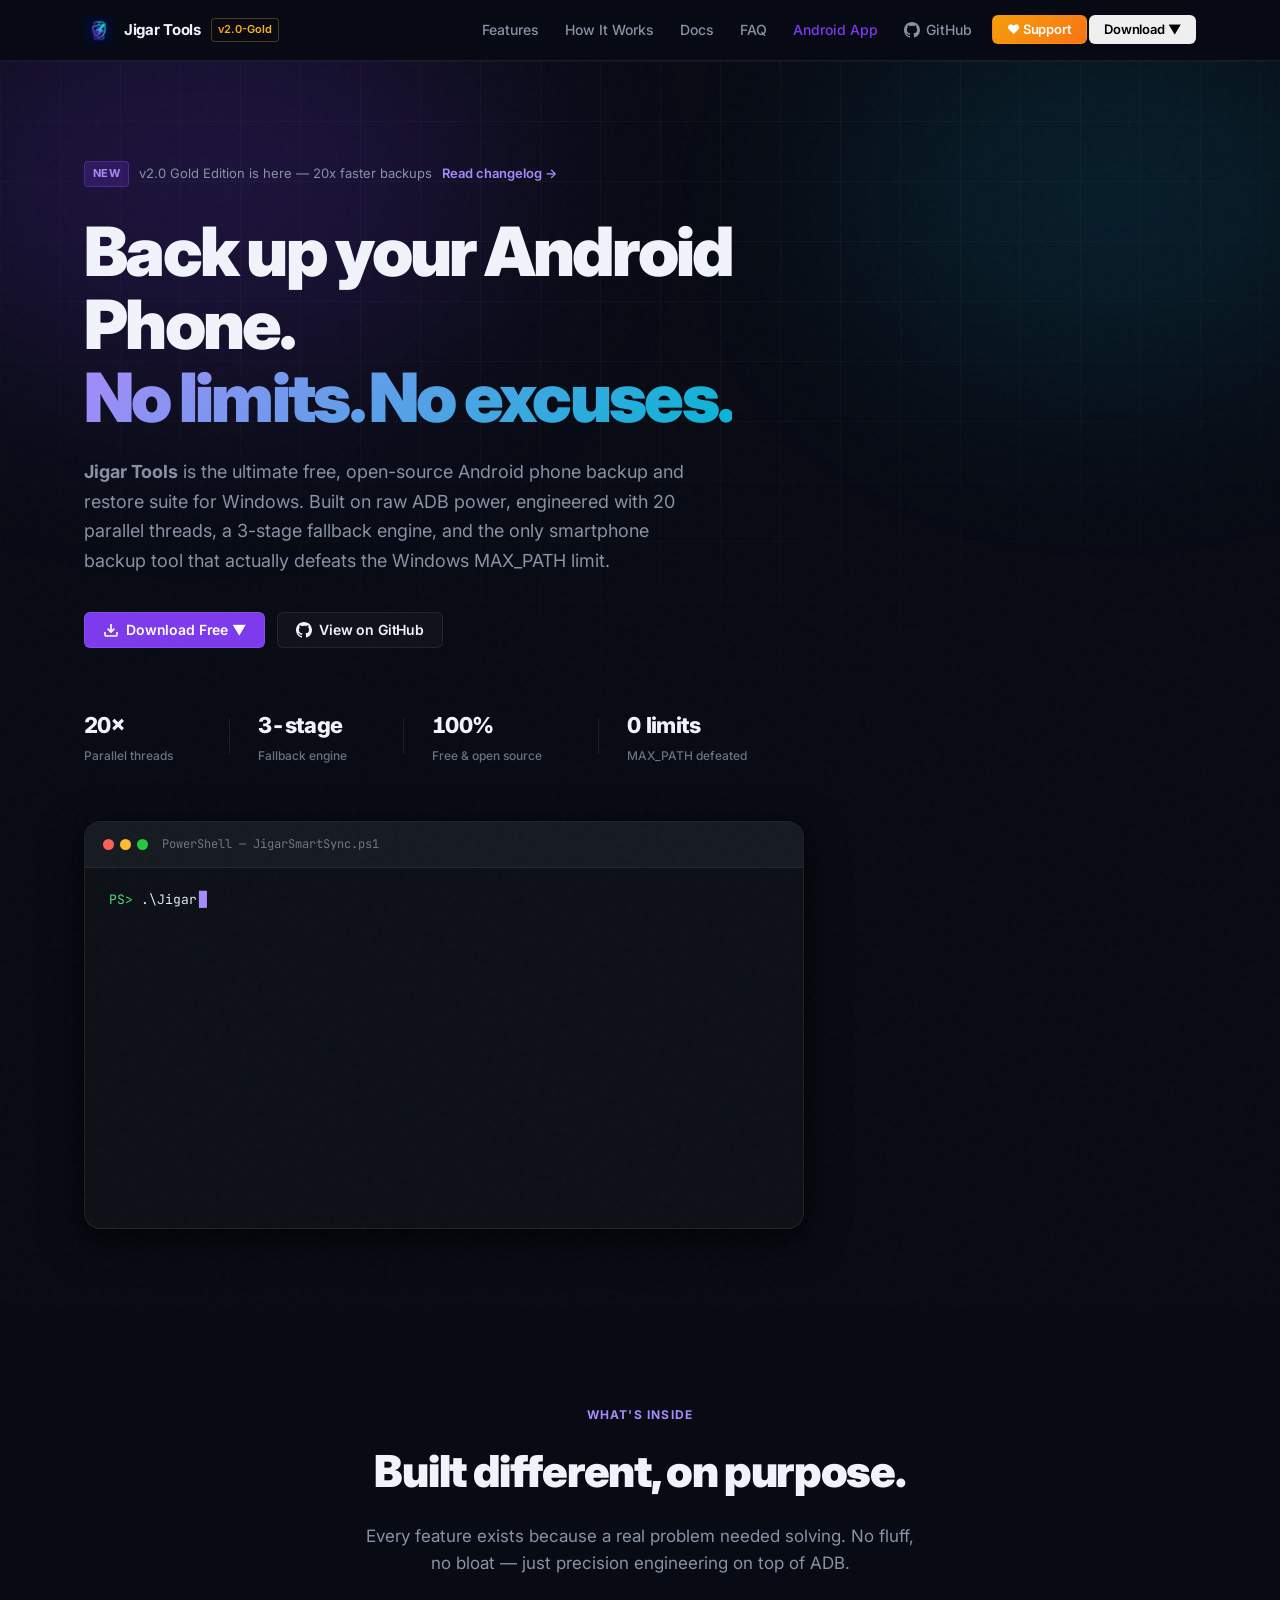
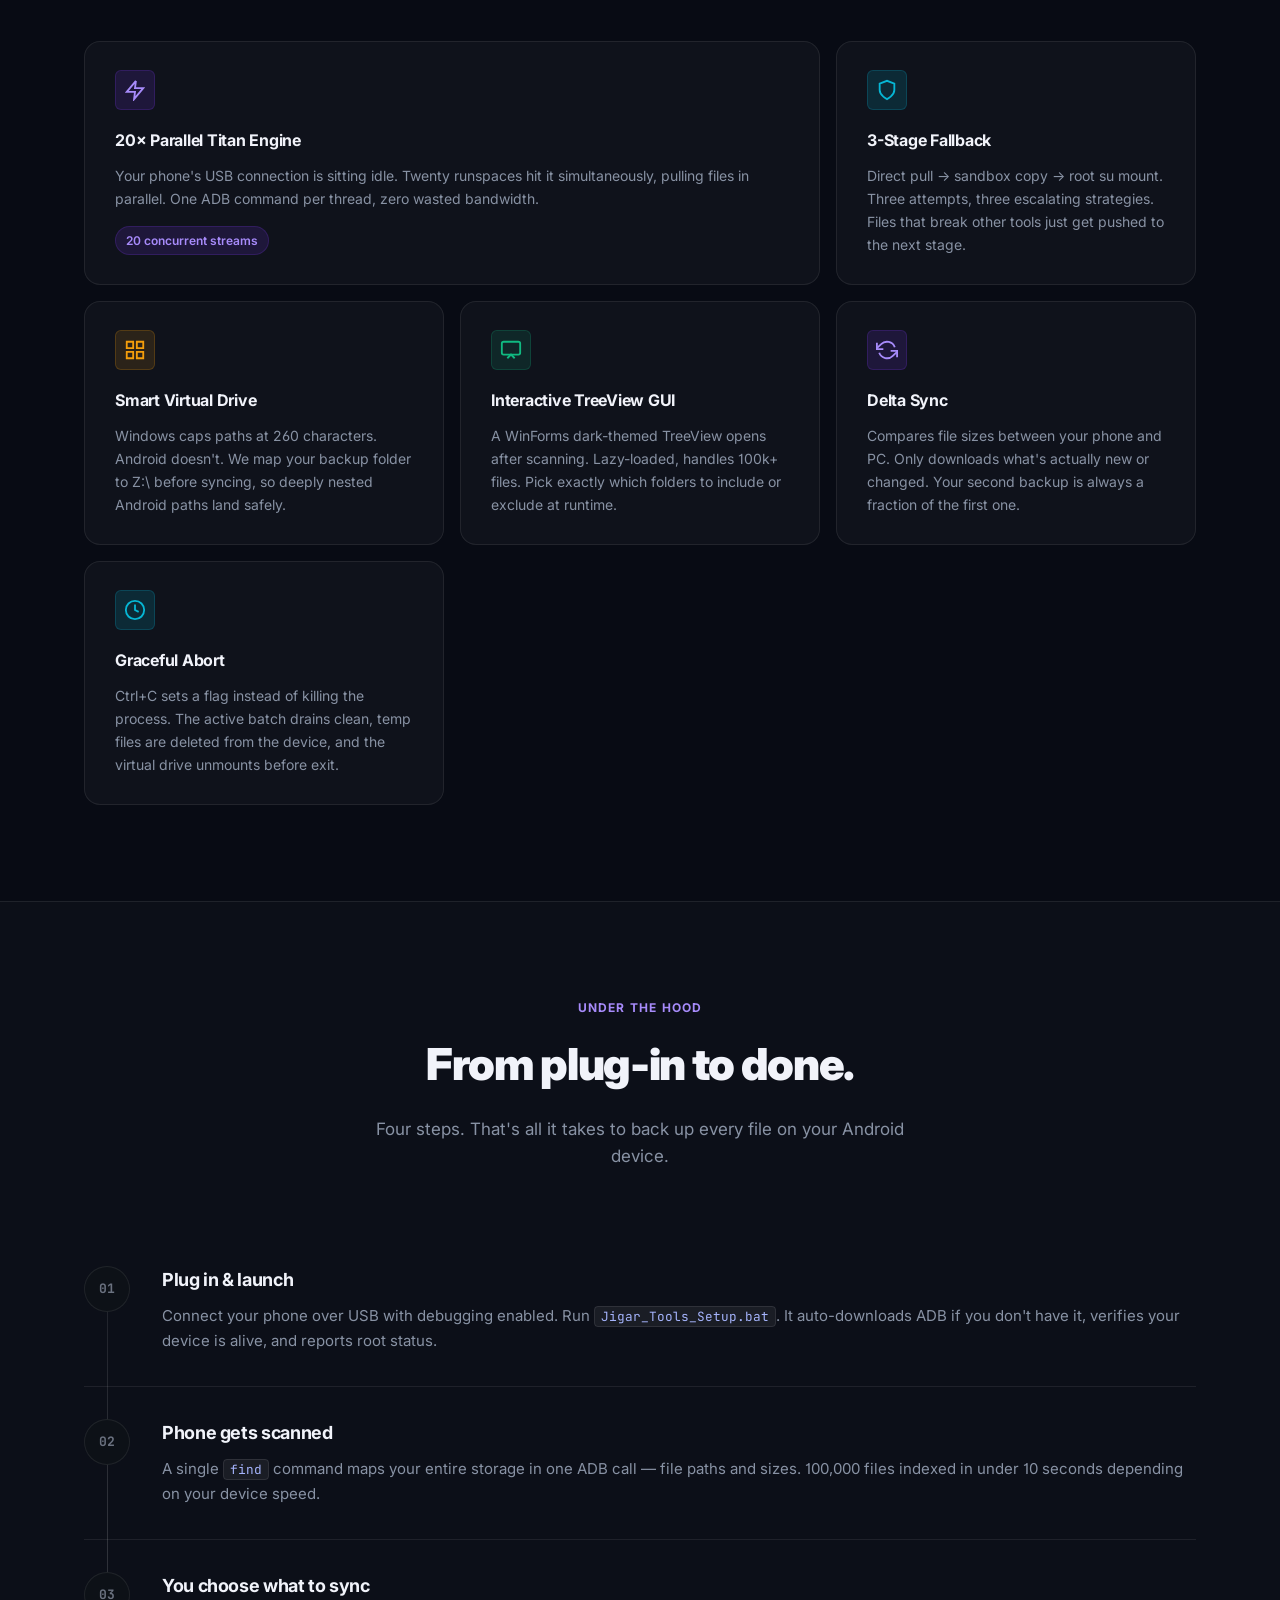
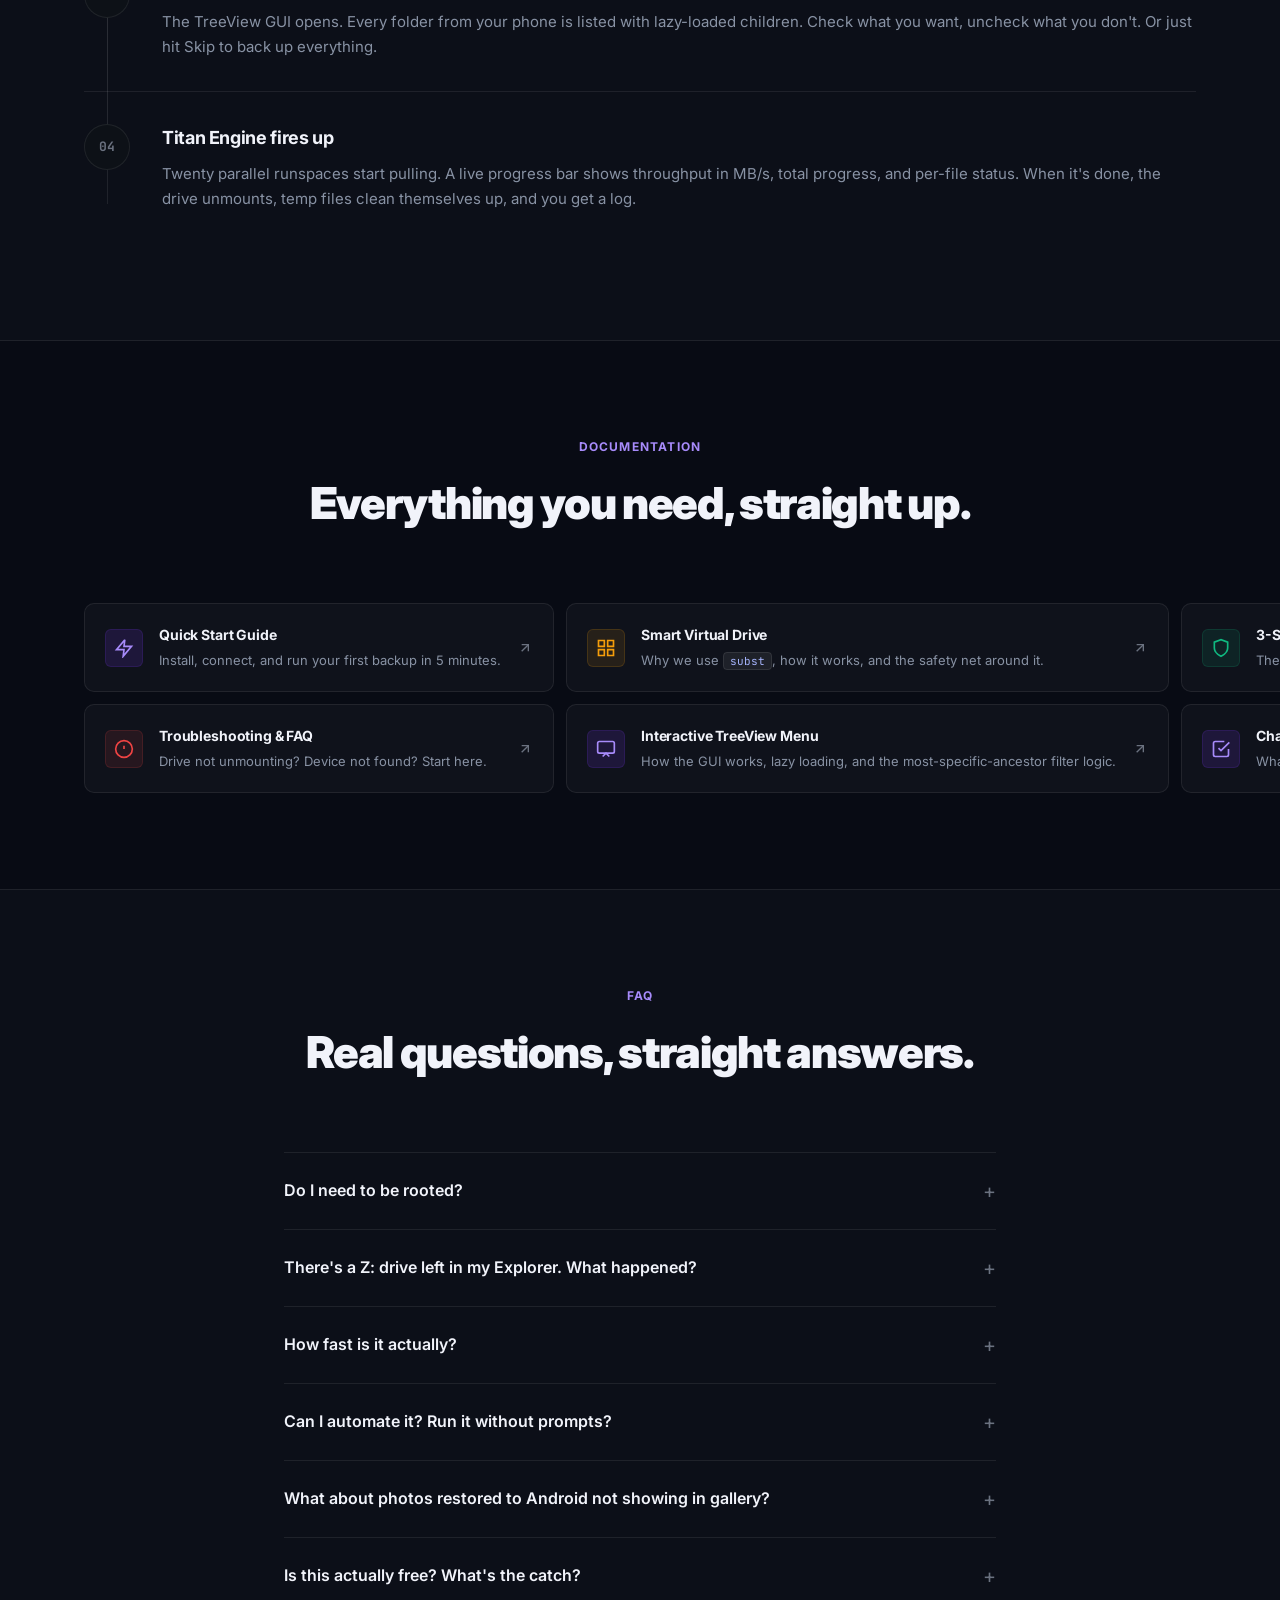
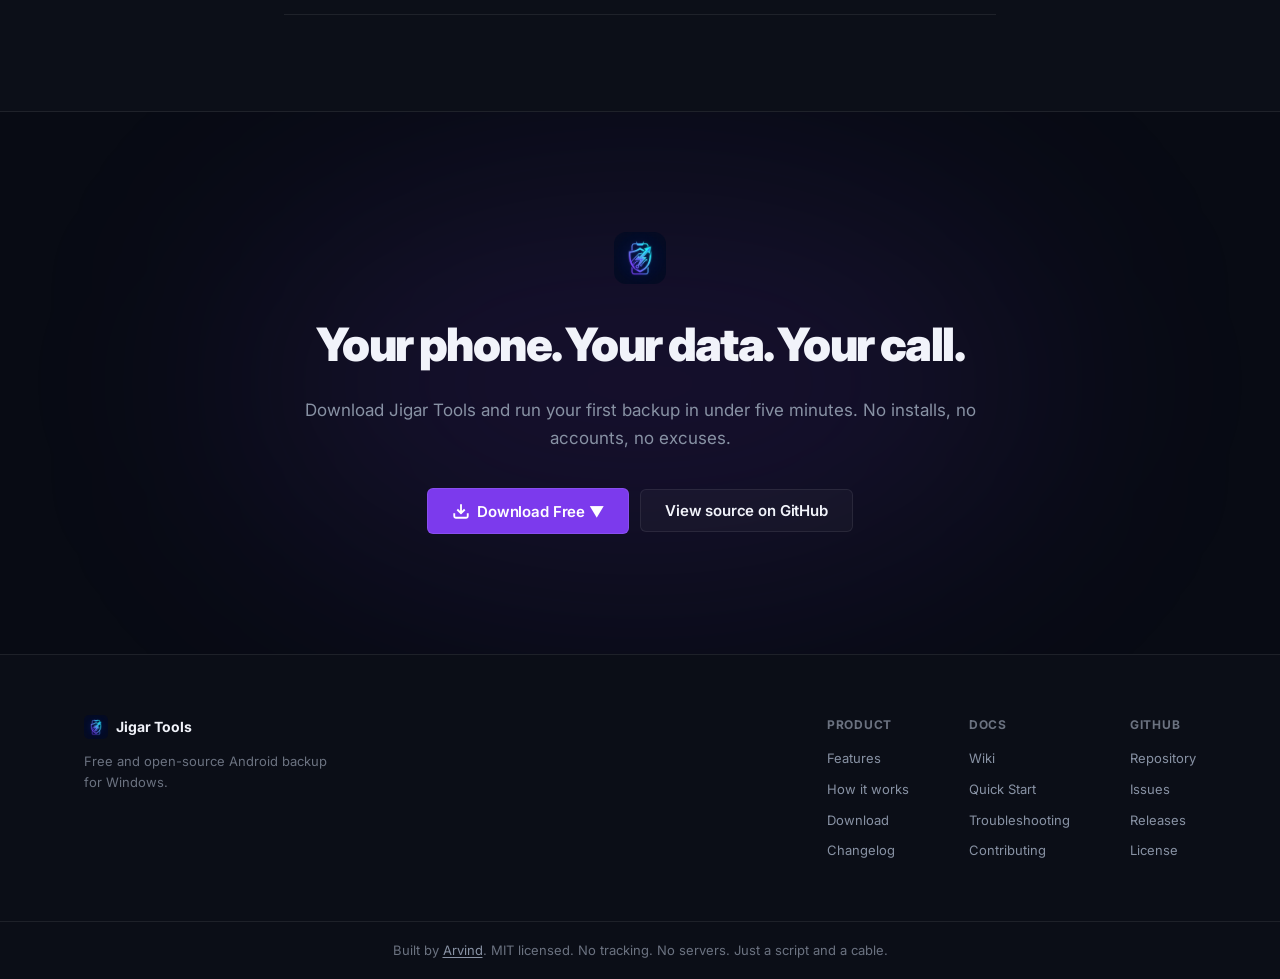
<file: docs/index.html>
<!DOCTYPE html>
<html lang="en">
<head>
  <meta charset="UTF-8" />
  <meta name="viewport" content="width=device-width, initial-scale=1.0" />
  <meta name="theme-color" content="#080b14" />
  <meta name="google-site-verification" content="-aBWUwK1hsN9SuZNOlrkP2RZsDcAniJNOdTKLLr-aZI" />

  <!-- ======= PRIMARY SEO ======= -->
  <title>Jigar Tools — Best Free Android Phone Backup & Restore Software</title>
  <meta name="description" content="Jigar Tools is the ultimate free Android phone backup and restore software for Windows. Manage any Android smartphone or tablet with 20x parallel file transfers. Fast, safe, and open-source." />
  <meta name="keywords" content="Jigar Tools, android phone backup tool, free android backup software, best software for android phone, android file transfer for windows, android mobile manager, smartphone backup, ADB backup tool, android backup restore, jigar tools official, android backup without root, backup phone to PC" />
  <meta name="author" content="Arvind" />
  <meta name="robots" content="index, follow, max-snippet:-1, max-image-preview:large, max-video-preview:-1" />
  <link rel="canonical" href="https://official-arvind.github.io/jigar-tools/" />

  <!-- ======= OPEN GRAPH (Facebook, LinkedIn, Discord etc) ======= -->
  <meta property="og:type" content="website" />
  <meta property="og:site_name" content="Jigar Tools" />
  <meta property="og:title" content="Jigar Tools — Best Free Android Phone Backup & Restore Software" />
  <meta property="og:description" content="The ultimate Windows software to manage and backup your Android phone. Features 20x parallel ADB transfers, MAX_PATH fix, and 3-stage fallback. Free and open source." />
  <meta property="og:image" content="https://official-arvind.github.io/jigar-tools/logo.png" />
  <meta property="og:image:width" content="512" />
  <meta property="og:image:height" content="512" />
  <meta property="og:url" content="https://official-arvind.github.io/jigar-tools/" />
  <meta property="og:locale" content="en_US" />

  <!-- ======= TWITTER / X ======= -->
  <meta name="twitter:card" content="summary_large_image" />
  <meta name="twitter:title" content="Jigar Tools — Best Free Android Phone Backup for Windows" />
  <meta name="twitter:description" content="Backup any Android phone to your PC instantly. 20x parallel transfers, MAX_PATH fix. 100% Free Jigar Tools software." />
  <meta name="twitter:image" content="https://official-arvind.github.io/jigar-tools/logo.png" />

  <!-- ======= STRUCTURED DATA (Google Rich Results) ======= -->
  <script type="application/ld+json">
  {
    "@context": "https://schema.org",
    "@type": "SoftwareApplication",
    "name": "Jigar Tools",
    "alternateName": ["Jigar Android Phone Backup", "JigarSmartSync", "Android Mobile Backup Tool"],
    "applicationCategory": "UtilitiesApplication",
    "applicationSubCategory": "Backup Software, Mobile Phone Tools",
    "operatingSystem": "Windows 10, Windows 11",
    "url": "https://official-arvind.github.io/jigar-tools/",
    "downloadUrl": "https://h1.nu/1yQLj",
    "softwareVersion": "2.0-Gold",
    "releaseNotes": "https://github.com/official-Arvind/jigar-tools/blob/main/docs/CHANGELOG.md",
    "offers": {
      "@type": "Offer",
      "price": "0",
      "priceCurrency": "USD"
    },
    "description": "Jigar Tools is a free, open-source Android phone backup and restore tool for Windows. It manages your mobile smartphone files using 20 parallel ADB threads for max speed. It easily handles locked files and defeats the Windows MAX_PATH limit.",
    "featureList": [
      "20x parallel ADB file transfers",
      "3-stage fallback: direct pull, sandbox copy, root su mount",
      "Windows MAX_PATH fix via virtual drive mapping",
      "Delta sync (only downloads new or changed files)",
      "Interactive WinForms folder selector",
      "Supports rooted and non-rooted Android phones and tablets",
      "BusyBox detection and fallback",
      "Graceful abort with cleanup",
      "Full restore with media scanner trigger",
      "Free and open source — MIT license"
    ],
    "softwareRequirements": "Windows 10 or later, ADB (auto-downloaded), USB debugging enabled on Android",
    "author": {
      "@type": "Person",
      "name": "Arvind",
      "url": "https://github.com/official-Arvind"
    },
    "maintainer": {
      "@type": "Person",
      "name": "Arvind",
      "url": "https://github.com/official-Arvind"
    },
    "license": "https://github.com/official-Arvind/jigar-tools/blob/main/LICENSE.md",
    "codeRepository": "https://github.com/official-Arvind/jigar-tools",
    "isAccessibleForFree": true,
    "screenshot": "https://official-arvind.github.io/jigar-tools/logo.png"
  }
  </script>

  <!-- ======= BREADCRUMB (for Google site links) ======= -->
  <script type="application/ld+json">
  {
    "@context": "https://schema.org",
    "@type": "BreadcrumbList",
    "itemListElement": [
      {
        "@type": "ListItem",
        "position": 1,
        "name": "Jigar Tools",
        "item": "https://official-arvind.github.io/jigar-tools/"
      }
    ]
  }
  </script>

  <!-- ======= FAVICON ======= -->
  <link rel="icon" type="image/png" href="logo.png" />
  <link rel="apple-touch-icon" href="logo.png" />

  <!-- ======= FONTS ======= -->
  <link rel="preconnect" href="https://fonts.googleapis.com" />
  <link rel="preconnect" href="https://fonts.gstatic.com" crossorigin />
  <link href="https://fonts.googleapis.com/css2?family=Inter:wght@400;500;600;700;800;900&family=JetBrains+Mono:wght@400;500;700&display=swap" rel="stylesheet" />

  <link rel="stylesheet" href="style.css" />
</head>
<body>

  <!-- ======= HEADER / NAV ======= -->
  <header class="site-header" id="site-header">
    <div class="header-inner">
      <a href="#" class="logo-link" aria-label="Jigar Tools home">
        <img src="logo.png" alt="Jigar Tools logo" class="logo-img" />
        <span class="logo-name">Jigar Tools</span>
        <span class="logo-tag">v2.0-Gold</span>
      </a>

      <nav class="main-nav" id="main-nav" role="navigation" aria-label="Main navigation">
        <a href="#features" class="nav-link">Features</a>
        <a href="#how-it-works" class="nav-link">How It Works</a>
        <a href="#docs" class="nav-link">Docs</a>
        <a href="#faq" class="nav-link">FAQ</a>
        <a href="android/" class="nav-link" style="color: #7c3aed;">Android App</a>
        <a href="https://github.com/official-Arvind/jigar-tools" class="nav-link nav-link--gh" target="_blank" rel="noopener">
          <svg width="16" height="16" viewBox="0 0 24 24" fill="currentColor" aria-hidden="true"><path d="M12 0C5.37 0 0 5.37 0 12c0 5.3 3.44 9.8 8.2 11.39.6.11.82-.26.82-.58 0-.28-.01-1.03-.02-2.03-3.34.73-4.04-1.61-4.04-1.61-.55-1.39-1.34-1.76-1.34-1.76-1.09-.74.08-.73.08-.73 1.2.08 1.84 1.24 1.84 1.24 1.07 1.83 2.8 1.3 3.48.99.11-.78.42-1.3.76-1.6-2.67-.3-5.47-1.33-5.47-5.93 0-1.31.47-2.38 1.24-3.22-.12-.3-.54-1.52.12-3.18 0 0 1.01-.32 3.3 1.23a11.5 11.5 0 0 1 3-.4c1.02 0 2.04.14 3 .4 2.28-1.55 3.29-1.23 3.29-1.23.66 1.66.25 2.88.12 3.18.77.84 1.23 1.91 1.23 3.22 0 4.61-2.8 5.63-5.48 5.93.43.37.81 1.1.81 2.22 0 1.6-.01 2.9-.01 3.29 0 .32.21.7.82.58C20.56 21.8 24 17.3 24 12 24 5.37 18.63 0 12 0z"/></svg>
          GitHub
        </a>
        <a href="donate.html" class="btn btn-sm" style="background:linear-gradient(135deg,#f59e0b,#f97316);border-color:rgba(245,158,11,0.3);color:#fff;">❤️ Support</a>
        <div class="dl-dropdown">
          <button class="btn btn-sm">Download ▼</button>
          <div class="dl-menu" style="display: flex;">
            <a href="https://github.com/official-Arvind/jigar-tools/releases/download/v2.0-Gold/Jigar_Tools_2.0-Gold.zip" class="dl-item dl-stable">v2.0-Gold <span>Stable Release</span></a>
            <a href="https://github.com/official-Arvind/jigar-tools/releases/download/Beta-V2.0.1/Jigar_Tools_Beta_V2.0.1.zip" class="dl-item dl-beta">Beta-V2.0.1 <span>Latest Features</span></a>
          </div>
        </div>
      </nav>

      <button class="hamburger" id="hamburger" aria-label="Open menu" aria-expanded="false">
        <span></span><span></span><span></span>
      </button>
    </div>

    <!-- Mobile Nav Drawer -->
    <div class="mobile-nav" id="mobile-nav" aria-hidden="true">
      <a href="#features" class="mobile-nav-link">Features</a>
      <a href="#how-it-works" class="mobile-nav-link">How It Works</a>
      <a href="#docs" class="mobile-nav-link">Docs</a>
      <a href="#faq" class="mobile-nav-link">FAQ</a>
      <a href="android/" class="mobile-nav-link" style="color: #7c3aed;">Android App</a>
      <a href="https://github.com/official-Arvind/jigar-tools" class="mobile-nav-link" target="_blank" rel="noopener">GitHub</a>
      <a href="donate.html" class="mobile-nav-link" style="color:#fbbf24;">❤️ Support the project</a>
      <a href="https://github.com/official-Arvind/jigar-tools/releases/download/v2.0-Gold/Jigar_Tools_2.0-Gold.zip" class="btn btn-sm w-full" target="_blank" rel="noopener">Download v2.0-Gold (Stable)</a>
    </div>
  </header>

  <main>

    <!-- ======= HERO ======= -->
    <section class="hero" id="hero" aria-label="Hero section">
      <div class="hero-bg-grid" aria-hidden="true"></div>
      <div class="hero-glow hero-glow--1" aria-hidden="true"></div>
      <div class="hero-glow hero-glow--2" aria-hidden="true"></div>

      <div class="container">
        <div class="hero-eyebrow">
          <span class="badge badge--new">New</span>
          <span>v2.0 Gold Edition is here — 20x faster backups</span>
          <a href="https://github.com/official-Arvind/jigar-tools/blob/main/docs/CHANGELOG.md" class="badge-link" target="_blank" rel="noopener">Read changelog →</a>
        </div>

        <h1 class="hero-title">
          Back up your Android Phone.<br />
          <span class="gradient-text">No limits. No excuses.</span>
        </h1>

        <p class="hero-desc">
          <strong>Jigar Tools</strong> is the ultimate free, open-source Android phone backup and restore suite for Windows. Built on raw ADB power, engineered with 20 parallel threads, a 3-stage fallback engine, and the only smartphone backup tool that actually defeats the Windows MAX_PATH limit.
        </p>

        <div class="hero-actions">
          <div class="dl-dropdown">
            <button class="btn btn-primary">
              <svg width="16" height="16" viewBox="0 0 24 24" fill="none" stroke="currentColor" stroke-width="2.5"><path d="M21 15v4a2 2 0 0 1-2 2H5a2 2 0 0 1-2-2v-4"/><polyline points="7 10 12 15 17 10"/><line x1="12" y1="15" x2="12" y2="3"/></svg>
              Download Free ▼
            </button>
            <div class="dl-menu" style="display: flex;">
              <a href="https://github.com/official-Arvind/jigar-tools/releases/download/v2.0-Gold/Jigar_Tools_2.0-Gold.zip" class="dl-item dl-stable">v2.0-Gold <span>Stable Release</span></a>
              <a href="https://github.com/official-Arvind/jigar-tools/releases/download/Beta-V2.0.1/Jigar_Tools_Beta_V2.0.1.zip" class="dl-item dl-beta">Beta-V2.0.1 <span>Latest Features</span></a>
            </div>
          </div>
          <a href="https://github.com/official-Arvind/jigar-tools" class="btn btn-ghost" target="_blank" rel="noopener">
            <svg width="16" height="16" viewBox="0 0 24 24" fill="currentColor"><path d="M12 0C5.37 0 0 5.37 0 12c0 5.3 3.44 9.8 8.2 11.39.6.11.82-.26.82-.58 0-.28-.01-1.03-.02-2.03-3.34.73-4.04-1.61-4.04-1.61-.55-1.39-1.34-1.76-1.34-1.76-1.09-.74.08-.73.08-.73 1.2.08 1.84 1.24 1.84 1.24 1.07 1.83 2.8 1.3 3.48.99.11-.78.42-1.3.76-1.6-2.67-.3-5.47-1.33-5.47-5.93 0-1.31.47-2.38 1.24-3.22-.12-.3-.54-1.52.12-3.18 0 0 1.01-.32 3.3 1.23a11.5 11.5 0 0 1 3-.4c1.02 0 2.04.14 3 .4 2.28-1.55 3.29-1.23 3.29-1.23.66 1.66.25 2.88.12 3.18.77.84 1.23 1.91 1.23 3.22 0 4.61-2.8 5.63-5.48 5.93.43.37.81 1.1.81 2.22 0 1.6-.01 2.9-.01 3.29 0 .32.21.7.82.58C20.56 21.8 24 17.3 24 12 24 5.37 18.63 0 12 0z"/></svg>
            View on GitHub
          </a>
        </div>

        <!-- Stats bar -->
        <div class="hero-stats">
          <div class="stat-item">
            <span class="stat-num">20×</span>
            <span class="stat-label">Parallel threads</span>
          </div>
          <div class="stat-divider" aria-hidden="true"></div>
          <div class="stat-item">
            <span class="stat-num">3-stage</span>
            <span class="stat-label">Fallback engine</span>
          </div>
          <div class="stat-divider" aria-hidden="true"></div>
          <div class="stat-item">
            <span class="stat-num">100%</span>
            <span class="stat-label">Free &amp; open source</span>
          </div>
          <div class="stat-divider" aria-hidden="true"></div>
          <div class="stat-item">
            <span class="stat-num">0 limits</span>
            <span class="stat-label">MAX_PATH defeated</span>
          </div>
        </div>

        <!-- Terminal preview -->
        <div class="terminal-card" role="img" aria-label="Terminal output showing a sync in progress">
          <div class="terminal-bar">
            <div class="terminal-dots" aria-hidden="true">
              <span class="dot dot--red"></span>
              <span class="dot dot--yellow"></span>
              <span class="dot dot--green"></span>
            </div>
            <span class="terminal-title-text">PowerShell — JigarSmartSync.ps1</span>
          </div>
          <div class="terminal-body">
            <div class="t-line"><span class="t-prompt">PS&gt;</span> <span class="t-cmd">.\JigarSmartSync.ps1</span></div>
            <div class="t-line t-cyan">[SYSTEM] Device Connected &amp; Verified!</div>
            <div class="t-line t-dim">[SYSTEM] Root Status: Non-Rooted Device</div>
            <div class="t-line t-dim">[SYSTEM] BusyBox: Found (v1.36.1)</div>
            <div class="t-line t-green">[SYSTEM] Smart Virtual Drive → Z:\ mapped</div>
            <div class="t-line t-yellow">[SCAN]   Mapping Android storage... (100,513 files found)</div>
            <div class="t-line t-dim">[SYNC]   Queued 847 missing files for download</div>
            <div class="t-line t-violet">[TITAN]  Engaging 20x Parallel Streams...</div>
            <div class="t-line t-green t-blink">▓▓▓▓▓▓▓▓▓░░  [Thread-12] IMG_20240821_174355.jpg → 4.2 MB/s</div>
          </div>
        </div>
      </div>
    </section>

    <!-- ======= FEATURES ======= -->
    <section class="section" id="features" aria-labelledby="features-title">
      <div class="container">
        <div class="section-header">
          <p class="section-eyebrow">What's inside</p>
          <h2 id="features-title" class="section-title">Built different, on purpose.</h2>
          <p class="section-desc">Every feature exists because a real problem needed solving. No fluff, no bloat — just precision engineering on top of ADB.</p>
        </div>

        <div class="features-grid">
          <!-- Feature 1 -->
          <article class="feature-card feature-card--wide" tabindex="0">
            <div class="feature-icon" aria-hidden="true">
              <svg width="22" height="22" viewBox="0 0 24 24" fill="none" stroke="currentColor" stroke-width="2"><polyline points="13 2 3 14 12 14 11 22 21 10 12 10 13 2"/></svg>
            </div>
            <h3>20× Parallel Titan Engine</h3>
            <p>Your phone's USB connection is sitting idle. Twenty runspaces hit it simultaneously, pulling files in parallel. One ADB command per thread, zero wasted bandwidth.</p>
            <div class="feature-pill">20 concurrent streams</div>
          </article>

          <!-- Feature 2 -->
          <article class="feature-card" tabindex="0">
            <div class="feature-icon feature-icon--cyan" aria-hidden="true">
              <svg width="22" height="22" viewBox="0 0 24 24" fill="none" stroke="currentColor" stroke-width="2"><path d="M12 22s8-4 8-10V5l-8-3-8 3v7c0 6 8 10 8 10z"/></svg>
            </div>
            <h3>3-Stage Fallback</h3>
            <p>Direct pull → sandbox copy → root su mount. Three attempts, three escalating strategies. Files that break other tools just get pushed to the next stage.</p>
          </article>

          <!-- Feature 3 -->
          <article class="feature-card" tabindex="0">
            <div class="feature-icon feature-icon--orange" aria-hidden="true">
              <svg width="22" height="22" viewBox="0 0 24 24" fill="none" stroke="currentColor" stroke-width="2"><path d="M3 3h7v7H3zM14 3h7v7h-7zM14 14h7v7h-7zM3 14h7v7H3z"/></svg>
            </div>
            <h3>Smart Virtual Drive</h3>
            <p>Windows caps paths at 260 characters. Android doesn't. We map your backup folder to Z:\ before syncing, so deeply nested Android paths land safely.</p>
          </article>

          <!-- Feature 4 -->
          <article class="feature-card" tabindex="0">
            <div class="feature-icon feature-icon--green" aria-hidden="true">
              <svg width="22" height="22" viewBox="0 0 24 24" fill="none" stroke="currentColor" stroke-width="2"><rect x="2" y="3" width="20" height="14" rx="2"/><polyline points="8 21 12 17 16 21"/></svg>
            </div>
            <h3>Interactive TreeView GUI</h3>
            <p>A WinForms dark-themed TreeView opens after scanning. Lazy-loaded, handles 100k+ files. Pick exactly which folders to include or exclude at runtime.</p>
          </article>

          <!-- Feature 5 -->
          <article class="feature-card" tabindex="0">
            <div class="feature-icon feature-icon--violet" aria-hidden="true">
              <svg width="22" height="22" viewBox="0 0 24 24" fill="none" stroke="currentColor" stroke-width="2"><polyline points="1 4 1 11 8 11"/><polyline points="23 20 23 13 16 13"/><path d="M20.49 9A9 9 0 0 0 5.64 5.64L1 10m22 4l-4.64 4.36A9 9 0 0 1 3.51 15"/></svg>
            </div>
            <h3>Delta Sync</h3>
            <p>Compares file sizes between your phone and PC. Only downloads what's actually new or changed. Your second backup is always a fraction of the first one.</p>
          </article>

          <!-- Feature 6 -->
          <article class="feature-card" tabindex="0">
            <div class="feature-icon feature-icon--cyan" aria-hidden="true">
              <svg width="22" height="22" viewBox="0 0 24 24" fill="none" stroke="currentColor" stroke-width="2"><circle cx="12" cy="12" r="10"/><polyline points="12 6 12 12 16 14"/></svg>
            </div>
            <h3>Graceful Abort</h3>
            <p>Ctrl+C sets a flag instead of killing the process. The active batch drains clean, temp files are deleted from the device, and the virtual drive unmounts before exit.</p>
          </article>
        </div>
      </div>
    </section>

    <!-- ======= HOW IT WORKS ======= -->
    <section class="section section--alt" id="how-it-works" aria-labelledby="hiw-title">
      <div class="container">
        <div class="section-header">
          <p class="section-eyebrow">Under the hood</p>
          <h2 id="hiw-title" class="section-title">From plug-in to done.</h2>
          <p class="section-desc">Four steps. That's all it takes to back up every file on your Android device.</p>
        </div>

        <div class="steps">
          <div class="step">
            <div class="step-num" aria-hidden="true">01</div>
            <div class="step-content">
              <h3>Plug in &amp; launch</h3>
              <p>Connect your phone over USB with debugging enabled. Run <code>Jigar_Tools_Setup.bat</code>. It auto-downloads ADB if you don't have it, verifies your device is alive, and reports root status.</p>
            </div>
          </div>

          <div class="step">
            <div class="step-num" aria-hidden="true">02</div>
            <div class="step-content">
              <h3>Phone gets scanned</h3>
              <p>A single <code>find</code> command maps your entire storage in one ADB call — file paths and sizes. 100,000 files indexed in under 10 seconds depending on your device speed.</p>
            </div>
          </div>

          <div class="step">
            <div class="step-num" aria-hidden="true">03</div>
            <div class="step-content">
              <h3>You choose what to sync</h3>
              <p>The TreeView GUI opens. Every folder from your phone is listed with lazy-loaded children. Check what you want, uncheck what you don't. Or just hit Skip to back up everything.</p>
            </div>
          </div>

          <div class="step">
            <div class="step-num" aria-hidden="true">04</div>
            <div class="step-content">
              <h3>Titan Engine fires up</h3>
              <p>Twenty parallel runspaces start pulling. A live progress bar shows throughput in MB/s, total progress, and per-file status. When it's done, the drive unmounts, temp files clean themselves up, and you get a log.</p>
            </div>
          </div>
        </div>
      </div>
    </section>

    <!-- ======= DOCS QUICK REFERENCE ======= -->
    <section class="section" id="docs" aria-labelledby="docs-title">
      <div class="container">
        <div class="section-header">
          <p class="section-eyebrow">Documentation</p>
          <h2 id="docs-title" class="section-title">Everything you need, straight up.</h2>
        </div>

        <div class="docs-grid">
          <a class="doc-card" href="https://github.com/official-Arvind/jigar-tools/wiki/Quick-Start-Guide" target="_blank" rel="noopener">
            <div class="doc-card-icon" aria-hidden="true">
              <svg width="20" height="20" viewBox="0 0 24 24" fill="none" stroke="currentColor" stroke-width="2"><polyline points="13 2 3 14 12 14 11 22 21 10 12 10 13 2"/></svg>
            </div>
            <div class="doc-card-content">
              <h3>Quick Start Guide</h3>
              <p>Install, connect, and run your first backup in 5 minutes.</p>
            </div>
            <svg class="doc-arrow" width="16" height="16" viewBox="0 0 24 24" fill="none" stroke="currentColor" stroke-width="2"><line x1="7" y1="17" x2="17" y2="7"/><polyline points="7 7 17 7 17 17"/></svg>
          </a>

          <a class="doc-card" href="https://github.com/official-Arvind/jigar-tools/wiki/Smart-Routing" target="_blank" rel="noopener">
            <div class="doc-card-icon doc-card-icon--orange" aria-hidden="true">
              <svg width="20" height="20" viewBox="0 0 24 24" fill="none" stroke="currentColor" stroke-width="2"><path d="M3 3h7v7H3zM14 3h7v7h-7zM14 14h7v7h-7zM3 14h7v7H3z"/></svg>
            </div>
            <div class="doc-card-content">
              <h3>Smart Virtual Drive</h3>
              <p>Why we use <code>subst</code>, how it works, and the safety net around it.</p>
            </div>
            <svg class="doc-arrow" width="16" height="16" viewBox="0 0 24 24" fill="none" stroke="currentColor" stroke-width="2"><line x1="7" y1="17" x2="17" y2="7"/><polyline points="7 7 17 7 17 17"/></svg>
          </a>

          <a class="doc-card" href="https://github.com/official-Arvind/jigar-tools/wiki/Fallback-Engine" target="_blank" rel="noopener">
            <div class="doc-card-icon doc-card-icon--green" aria-hidden="true">
              <svg width="20" height="20" viewBox="0 0 24 24" fill="none" stroke="currentColor" stroke-width="2"><path d="M12 22s8-4 8-10V5l-8-3-8 3v7c0 6 8 10 8 10z"/></svg>
            </div>
            <div class="doc-card-content">
              <h3>3-Stage Fallback Architecture</h3>
              <p>The full breakdown of what happens when direct ADB pull fails.</p>
            </div>
            <svg class="doc-arrow" width="16" height="16" viewBox="0 0 24 24" fill="none" stroke="currentColor" stroke-width="2"><line x1="7" y1="17" x2="17" y2="7"/><polyline points="7 7 17 7 17 17"/></svg>
          </a>

          <a class="doc-card" href="https://github.com/official-Arvind/jigar-tools/wiki/Troubleshooting" target="_blank" rel="noopener">
            <div class="doc-card-icon doc-card-icon--red" aria-hidden="true">
              <svg width="20" height="20" viewBox="0 0 24 24" fill="none" stroke="currentColor" stroke-width="2"><circle cx="12" cy="12" r="10"/><line x1="12" y1="8" x2="12" y2="12"/><line x1="12" y1="16" x2="12.01" y2="16"/></svg>
            </div>
            <div class="doc-card-content">
              <h3>Troubleshooting &amp; FAQ</h3>
              <p>Drive not unmounting? Device not found? Start here.</p>
            </div>
            <svg class="doc-arrow" width="16" height="16" viewBox="0 0 24 24" fill="none" stroke="currentColor" stroke-width="2"><line x1="7" y1="17" x2="17" y2="7"/><polyline points="7 7 17 7 17 17"/></svg>
          </a>

          <a class="doc-card" href="https://github.com/official-Arvind/jigar-tools/wiki/Interactive-Menu" target="_blank" rel="noopener">
            <div class="doc-card-icon doc-card-icon--violet" aria-hidden="true">
              <svg width="20" height="20" viewBox="0 0 24 24" fill="none" stroke="currentColor" stroke-width="2"><rect x="2" y="3" width="20" height="14" rx="2"/><polyline points="8 21 12 17 16 21"/></svg>
            </div>
            <div class="doc-card-content">
              <h3>Interactive TreeView Menu</h3>
              <p>How the GUI works, lazy loading, and the most-specific-ancestor filter logic.</p>
            </div>
            <svg class="doc-arrow" width="16" height="16" viewBox="0 0 24 24" fill="none" stroke="currentColor" stroke-width="2"><line x1="7" y1="17" x2="17" y2="7"/><polyline points="7 7 17 7 17 17"/></svg>
          </a>

          <a class="doc-card" href="https://github.com/official-Arvind/jigar-tools/blob/main/docs/CHANGELOG.md" target="_blank" rel="noopener">
            <div class="doc-card-icon" aria-hidden="true">
              <svg width="20" height="20" viewBox="0 0 24 24" fill="none" stroke="currentColor" stroke-width="2"><polyline points="9 11 12 14 22 4"/><path d="M21 12v7a2 2 0 0 1-2 2H5a2 2 0 0 1-2-2V5a2 2 0 0 1 2-2h11"/></svg>
            </div>
            <div class="doc-card-content">
              <h3>Changelog</h3>
              <p>What changed in v2.0 Gold — every fix, every feature, nothing redacted.</p>
            </div>
            <svg class="doc-arrow" width="16" height="16" viewBox="0 0 24 24" fill="none" stroke="currentColor" stroke-width="2"><line x1="7" y1="17" x2="17" y2="7"/><polyline points="7 7 17 7 17 17"/></svg>
          </a>
        </div>
      </div>
    </section>

    <!-- ======= FAQ ======= -->
    <section class="section section--alt" id="faq" aria-labelledby="faq-title">
      <div class="container container--narrow">
        <div class="section-header">
          <p class="section-eyebrow">FAQ</p>
          <h2 id="faq-title" class="section-title">Real questions, straight answers.</h2>
        </div>

        <div class="faq-list">
          <details class="faq-item">
            <summary class="faq-q">Do I need to be rooted?</summary>
            <div class="faq-a">
              <p>No. The tool works on non-rooted devices via standard ADB access. Root unlocks access to <code>/data/media/0</code> and speeds up scanning with native <code>find</code> commands, but it's completely optional. If you're not rooted, the 3-stage fallback handles everything it can.</p>
            </div>
          </details>

          <details class="faq-item">
            <summary class="faq-q">There's a Z: drive left in my Explorer. What happened?</summary>
            <div class="faq-a">
              <p>If the terminal was force-closed (like hitting the X button), the cleanup phase was skipped. Fix it manually by running <code>subst Z: /D</code> in any terminal. Starting the tool again will also automatically detect and unmount any leftover drives pointing to your backup folder.</p>
            </div>
          </details>

          <details class="faq-item">
            <summary class="faq-q">How fast is it actually?</summary>
            <div class="faq-a">
              <p>That's limited by your USB controller and your phone's storage speed, not by the tool. On USB 3.0 with a mid-range phone you'll typically see 35–50 MB/s average. Budget phones with USB 2.0 controllers cap out around 25–35 MB/s. Either way, 20 threads means you're saturating whatever the connection can give.</p>
            </div>
          </details>

          <details class="faq-item">
            <summary class="faq-q">Can I automate it? Run it without prompts?</summary>
            <div class="faq-a">
              <p>Yes. Pass the <code>-NonInteractive</code> flag when calling the script directly. It'll skip the folder picker (uses the saved location from <code>settings.json</code>) and bypass the GUI filter menu, making it suitable for scheduled tasks or scripted automation.</p>
            </div>
          </details>

          <details class="faq-item">
            <summary class="faq-q">What about photos restored to Android not showing in gallery?</summary>
            <div class="faq-a">
              <p>The restore script fires an Android Media Scanner broadcast intent for each restored file immediately after transfer. If they still don't show up, wait a minute or two for the media database to catch up, or reboot the device once.</p>
            </div>
          </details>

          <details class="faq-item">
            <summary class="faq-q">Is this actually free? What's the catch?</summary>
            <div class="faq-a">
              <p>Fully free, MIT licensed, open source on GitHub. No telemetry, no accounts, no cloud syncing your data anywhere. It's a PowerShell script that uses ADB. That's it. The catch is you need Windows and a cable.</p>
            </div>
          </details>
        </div>
      </div>
    </section>

    <!-- ======= CTA ======= -->
    <section class="section cta-section" aria-labelledby="cta-title">
      <div class="cta-glow" aria-hidden="true"></div>
      <div class="container container--narrow cta-content">
        <img src="logo.png" alt="" class="cta-logo" aria-hidden="true" />
        <h2 id="cta-title" class="cta-title">Your phone. Your data. Your call.</h2>
        <p class="cta-desc">Download Jigar Tools and run your first backup in under five minutes. No installs, no accounts, no excuses.</p>
        <div class="cta-actions">
          <div class="dl-dropdown">
            <button class="btn btn-primary btn-lg">
              <svg width="18" height="18" viewBox="0 0 24 24" fill="none" stroke="currentColor" stroke-width="2.5"><path d="M21 15v4a2 2 0 0 1-2 2H5a2 2 0 0 1-2-2v-4"/><polyline points="7 10 12 15 17 10"/><line x1="12" y1="15" x2="12" y2="3"/></svg>
              Download Free ▼
            </button>
            <div class="dl-menu" style="display: flex; bottom: 100%; top: auto; margin-bottom: 6px;">
              <a href="https://github.com/official-Arvind/jigar-tools/releases/download/v2.0-Gold/Jigar_Tools_2.0-Gold.zip" class="dl-item dl-stable">v2.0-Gold <span>Stable Release</span></a>
              <a href="https://github.com/official-Arvind/jigar-tools/releases/download/Beta-V2.0.1/Jigar_Tools_Beta_V2.0.1.zip" class="dl-item dl-beta">Beta-V2.0.1 <span>Latest Features</span></a>
            </div>
          </div>
          <a href="https://github.com/official-Arvind/jigar-tools" class="btn btn-ghost btn-lg" target="_blank" rel="noopener">View source on GitHub</a>
        </div>
      </div>
    </section>

  </main>

  <!-- ======= FOOTER ======= -->
  <footer class="site-footer-bottom">
    <div class="container footer-inner">
      <div class="footer-left">
        <a href="#" class="footer-logo" aria-label="Jigar Tools home">
          <img src="logo.png" alt="" class="footer-logo-img" />
          <span>Jigar Tools</span>
        </a>
        <p class="footer-tagline">Free and open-source Android backup for Windows.</p>
      </div>

      <nav class="footer-nav" aria-label="Footer navigation">
        <div class="footer-nav-col">
          <p class="footer-nav-heading">Product</p>
          <a href="#features">Features</a>
          <a href="#how-it-works">How it works</a>
          <a href="https://github.com/official-Arvind/jigar-tools/releases/latest" target="_blank" rel="noopener">Download</a>
          <a href="https://github.com/official-Arvind/jigar-tools/blob/main/docs/CHANGELOG.md" target="_blank" rel="noopener">Changelog</a>
        </div>
        <div class="footer-nav-col">
          <p class="footer-nav-heading">Docs</p>
          <a href="https://github.com/official-Arvind/jigar-tools/wiki" target="_blank" rel="noopener">Wiki</a>
          <a href="https://github.com/official-Arvind/jigar-tools/wiki/Quick-Start-Guide" target="_blank" rel="noopener">Quick Start</a>
          <a href="https://github.com/official-Arvind/jigar-tools/wiki/Troubleshooting" target="_blank" rel="noopener">Troubleshooting</a>
          <a href="https://github.com/official-Arvind/jigar-tools/blob/main/docs/CONTRIBUTING.md" target="_blank" rel="noopener">Contributing</a>
        </div>
        <div class="footer-nav-col">
          <p class="footer-nav-heading">GitHub</p>
          <a href="https://github.com/official-Arvind/jigar-tools" target="_blank" rel="noopener">Repository</a>
          <a href="https://github.com/official-Arvind/jigar-tools/issues" target="_blank" rel="noopener">Issues</a>
          <a href="https://github.com/official-Arvind/jigar-tools/releases" target="_blank" rel="noopener">Releases</a>
          <a href="https://github.com/official-Arvind/jigar-tools/blob/main/LICENSE.md" target="_blank" rel="noopener">License</a>
        </div>
      </nav>
    </div>

    <div class="footer-bottom-bar">
      <div class="container">
        <p>Built by <a href="https://github.com/official-Arvind" target="_blank" rel="noopener">Arvind</a>. MIT licensed. No tracking. No servers. Just a script and a cable.</p>
      </div>
    </div>
  </footer>

  <script src="app.js"></script>
</body>
</html>
</file>
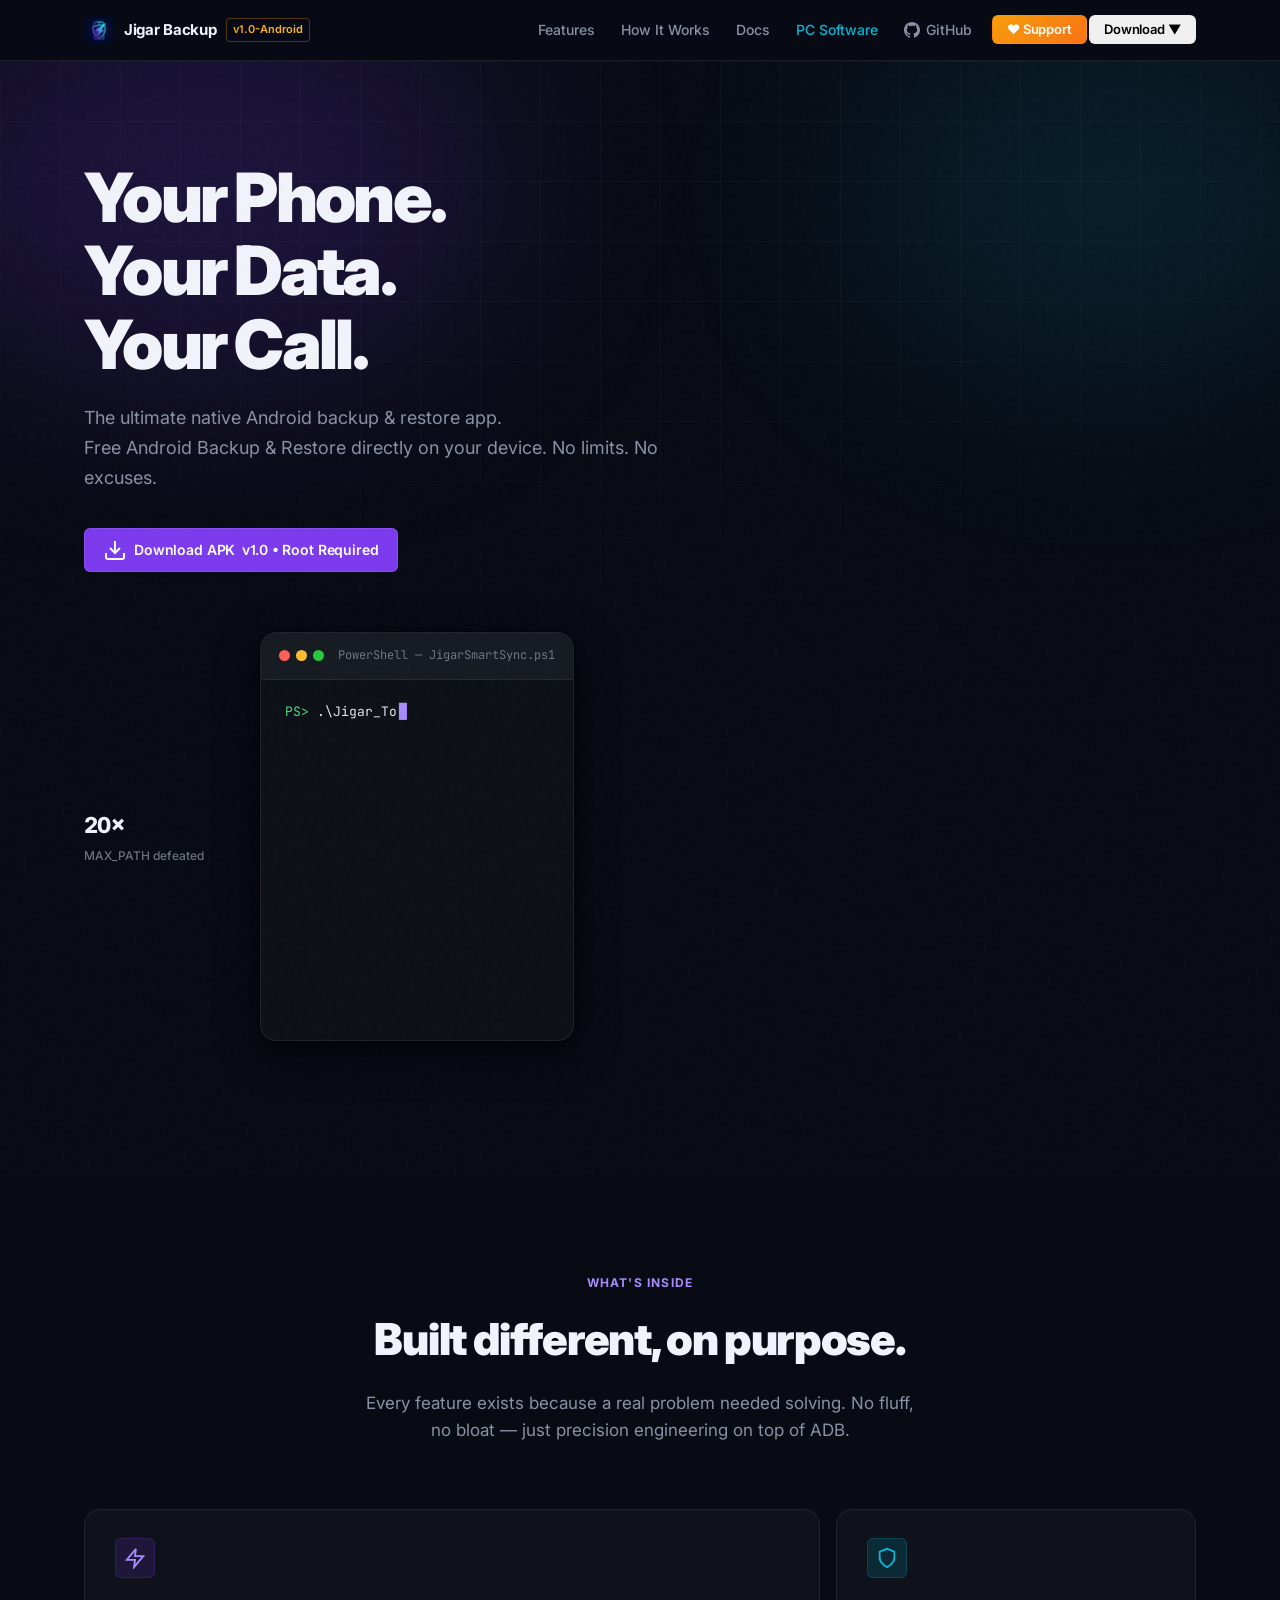
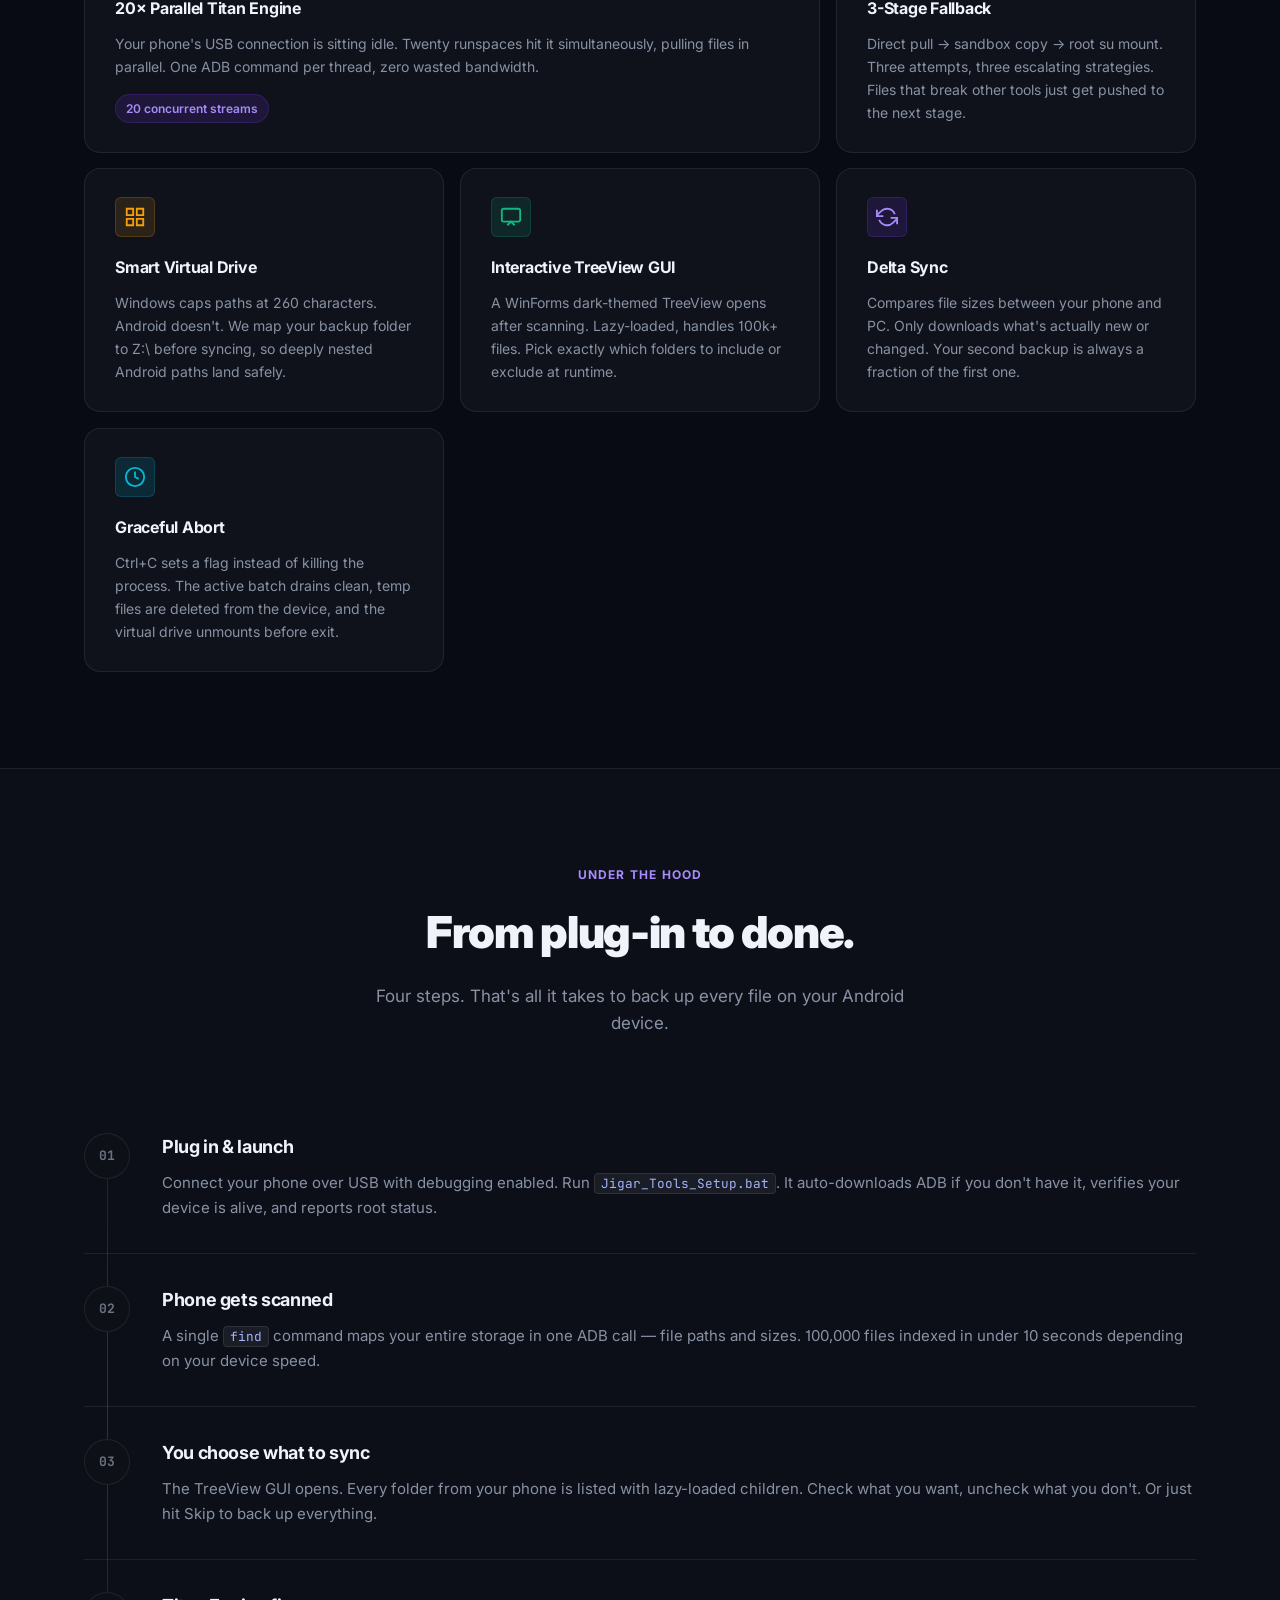
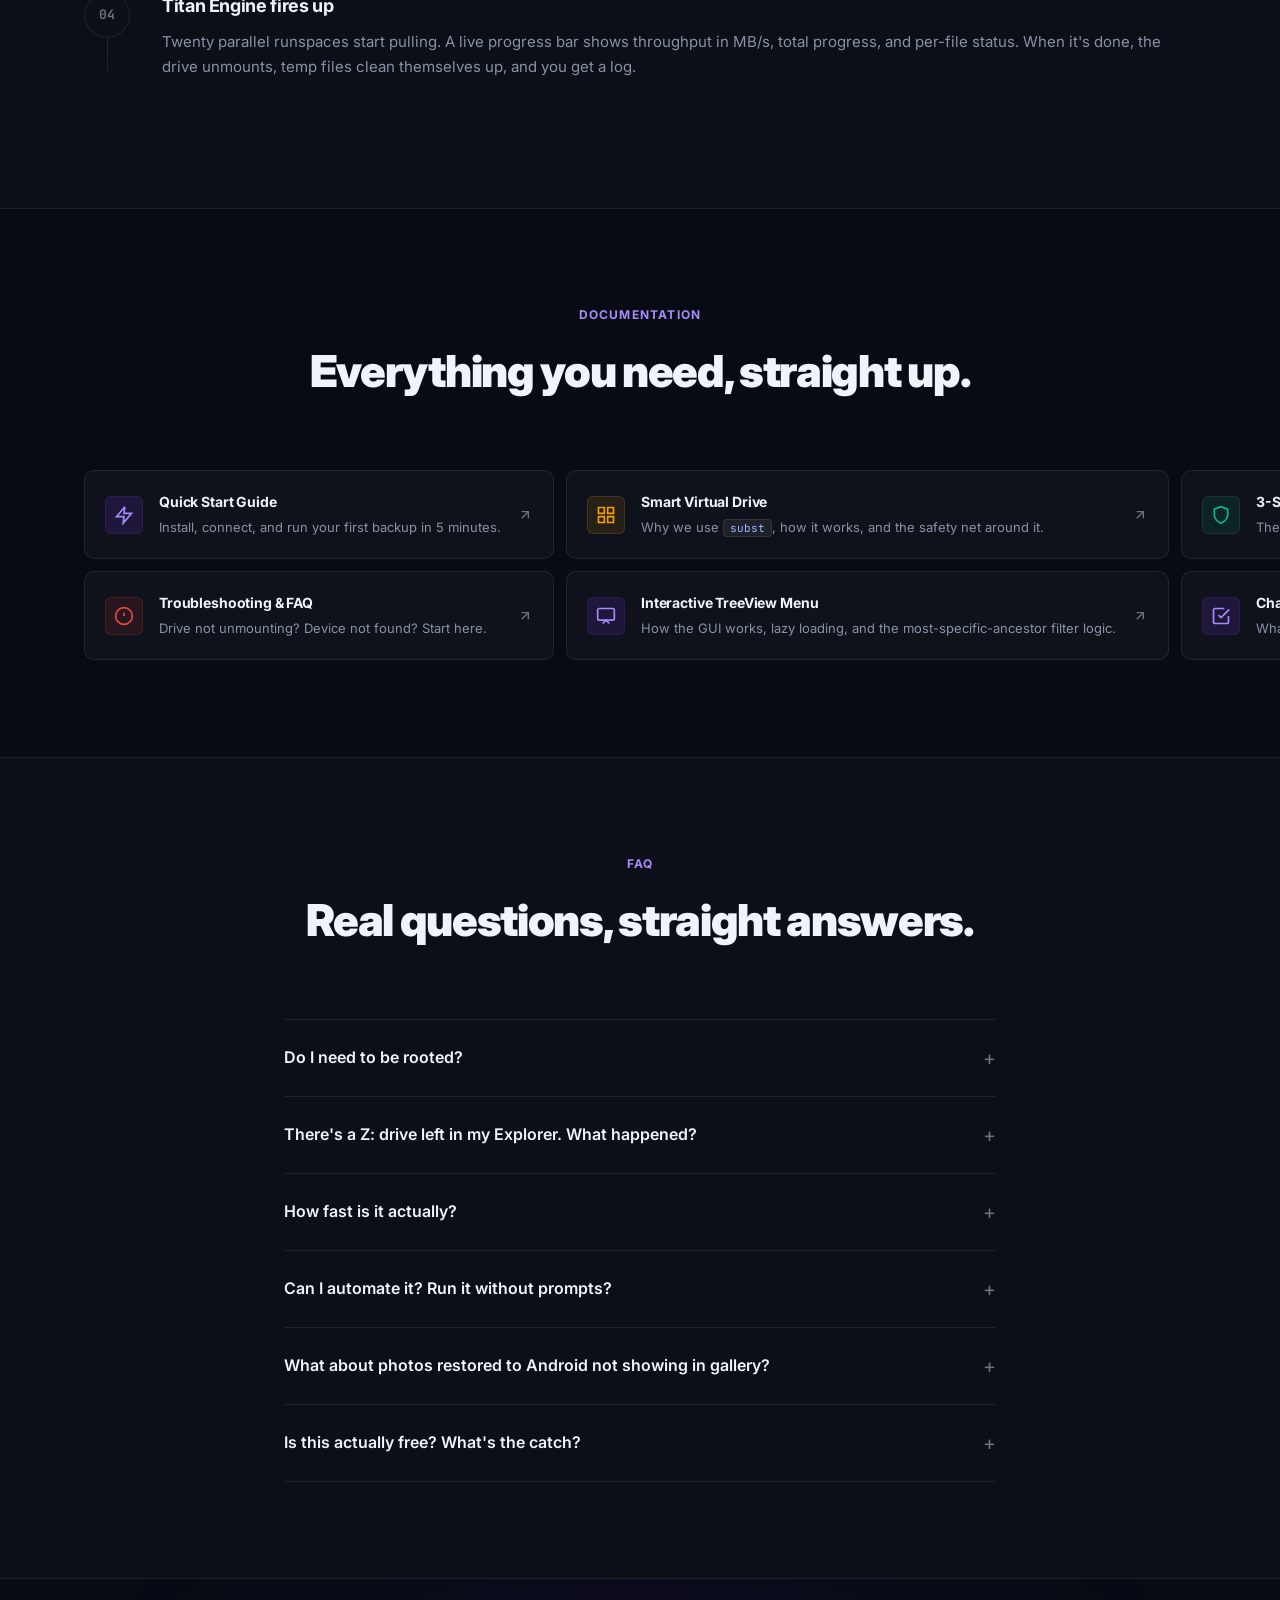
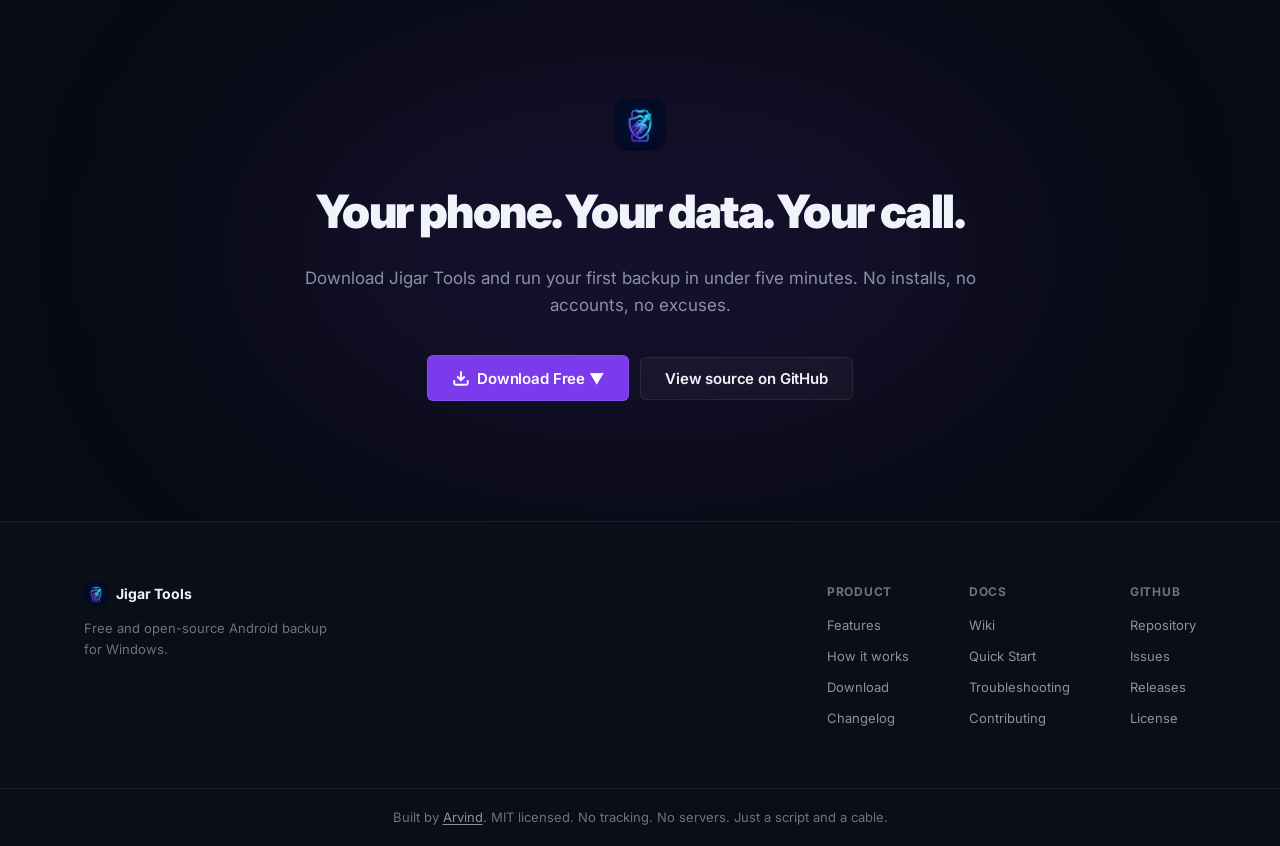
<file: docs/android.html>
<!DOCTYPE html>
<html lang="en">
<head>
  <meta charset="UTF-8" />
  <meta name="viewport" content="width=device-width, initial-scale=1.0" />
  <meta name="theme-color" content="#080b14" />
  <meta name="google-site-verification" content="-aBWUwK1hsN9SuZNOlrkP2RZsDcAniJNOdTKLLr-aZI" />

  <!-- ======= PRIMARY SEO ======= -->
  <title>Jigar Backup — Free Android Backup App</title>
  <meta name="description" content="Jigar Backup is an open-source data backup application for Android, giving you absolute control over your device's data with 100% integrity." />
  <meta name="keywords" content="Jigar Backup, android backup, magisk backup, open source backup, root backup" />
  <meta name="author" content="Arvind" />
  <meta name="robots" content="index, follow, max-snippet:-1, max-image-preview:large, max-video-preview:-1" />
  <link rel="canonical" href="https://official-arvind.github.io/jigar-tools/" />

  <!-- ======= OPEN GRAPH (Facebook, LinkedIn, Discord etc) ======= -->
  <meta property="og:type" content="website" />
  <meta property="og:site_name" content="Jigar Backup" />
  <meta property="og:title" content="Jigar Backup — Free Android Backup App" />
  <meta property="og:description" content="The ultimate native Android backup & restore app. Free forever." />
  <meta property="og:image" content="https://official-arvind.github.io/jigar-tools/logo.png" />
  <meta property="og:image:width" content="512" />
  <meta property="og:image:height" content="512" />
  <meta property="og:url" content="https://official-arvind.github.io/jigar-tools/android.html" />
  <meta property="og:locale" content="en_US" />

  <!-- ======= TWITTER / X ======= -->
  <meta name="twitter:card" content="summary_large_image" />
  <meta name="twitter:title" content="Jigar Backup — Free Android Backup App" />
  <meta name="twitter:description" content="Backup any Android phone locally or to the cloud instantly." />
  <meta name="twitter:image" content="https://official-arvind.github.io/jigar-tools/logo.png" />

  <!-- ======= STRUCTURED DATA (Google Rich Results) ======= -->
  <script type="application/ld+json">
  {
    "@context": "https://schema.org",
    "@type": "SoftwareApplication",
    "name": "Jigar Tools",
    "alternateName": ["Jigar Android Phone Backup", "JigarSmartSync", "Android Mobile Backup Tool"],
    "applicationCategory": "UtilitiesApplication",
    "applicationSubCategory": "Backup Software, Mobile Phone Tools",
    "operatingSystem": "Windows 10, Windows 11",
    "url": "https://official-arvind.github.io/jigar-tools/",
    "downloadUrl": "https://h1.nu/1yQLj",
    "softwareVersion": "2.0-Gold",
    "releaseNotes": "https://github.com/official-Arvind/jigar-tools/blob/main/docs/CHANGELOG.md",
    "offers": {
      "@type": "Offer",
      "price": "0",
      "priceCurrency": "USD"
    },
    "description": "Jigar Tools is a free, open-source Android phone backup and restore tool for Windows. It manages your mobile smartphone files using 20 parallel ADB threads for max speed. It easily handles locked files and defeats the Windows MAX_PATH limit.",
    "featureList": [
      "20x parallel ADB file transfers",
      "3-stage fallback: direct pull, sandbox copy, root su mount",
      "Windows MAX_PATH fix via virtual drive mapping",
      "Delta sync (only downloads new or changed files)",
      "Interactive WinForms folder selector",
      "Supports rooted and non-rooted Android phones and tablets",
      "BusyBox detection and fallback",
      "Graceful abort with cleanup",
      "Full restore with media scanner trigger",
      "Free and open source — MIT license"
    ],
    "softwareRequirements": "Windows 10 or later, ADB (auto-downloaded), USB debugging enabled on Android",
    "author": {
      "@type": "Person",
      "name": "Arvind",
      "url": "https://github.com/official-Arvind"
    },
    "maintainer": {
      "@type": "Person",
      "name": "Arvind",
      "url": "https://github.com/official-Arvind"
    },
    "license": "https://github.com/official-Arvind/jigar-tools/blob/main/LICENSE.md",
    "codeRepository": "https://github.com/official-Arvind/jigar-tools",
    "isAccessibleForFree": true,
    "screenshot": "https://official-arvind.github.io/jigar-tools/logo.png"
  }
  </script>

  <!-- ======= BREADCRUMB (for Google site links) ======= -->
  <script type="application/ld+json">
  {
    "@context": "https://schema.org",
    "@type": "BreadcrumbList",
    "itemListElement": [
      {
        "@type": "ListItem",
        "position": 1,
        "name": "Jigar Tools",
        "item": "https://official-arvind.github.io/jigar-tools/"
      }
    ]
  }
  </script>

  <!-- ======= FAVICON ======= -->
  <link rel="icon" type="image/png" href="logo.png" />
  <link rel="apple-touch-icon" href="logo.png" />

  <!-- ======= FONTS ======= -->
  <link rel="preconnect" href="https://fonts.googleapis.com" />
  <link rel="preconnect" href="https://fonts.gstatic.com" crossorigin />
  <link href="https://fonts.googleapis.com/css2?family=Inter:wght@400;500;600;700;800;900&family=JetBrains+Mono:wght@400;500;700&display=swap" rel="stylesheet" />

  <link rel="stylesheet" href="style.css" />
</head>
<body>

  <!-- ======= HEADER / NAV ======= -->
  <header class="site-header" id="site-header">
    <div class="header-inner">
      <a href="#" class="logo-link" aria-label="Jigar Backup home">
        <img src="logo.png" alt="Jigar Backup logo" class="logo-img" />
        <span class="logo-name">Jigar Backup</span>
        <span class="logo-tag">v1.0-Android</span>
      </a>

      <nav class="main-nav" id="main-nav" role="navigation" aria-label="Main navigation">
        <a href="#features" class="nav-link">Features</a>
        <a href="#how-it-works" class="nav-link">How It Works</a>
        <a href="#docs" class="nav-link">Docs</a>
        <a href="index.html" class="nav-link" style="color: #06b6d4;">PC Software</a>
        <a href="https://github.com/official-Arvind/Jigar-Backup" class="nav-link nav-link--gh" target="_blank" rel="noopener">
          <svg width="16" height="16" viewBox="0 0 24 24" fill="currentColor" aria-hidden="true"><path d="M12 0C5.37 0 0 5.37 0 12c0 5.3 3.44 9.8 8.2 11.39.6.11.82-.26.82-.58 0-.28-.01-1.03-.02-2.03-3.34.73-4.04-1.61-4.04-1.61-.55-1.39-1.34-1.76-1.34-1.76-1.09-.74.08-.73.08-.73 1.2.08 1.84 1.24 1.84 1.24 1.07 1.83 2.8 1.3 3.48.99.11-.78.42-1.3.76-1.6-2.67-.3-5.47-1.33-5.47-5.93 0-1.31.47-2.38 1.24-3.22-.12-.3-.54-1.52.12-3.18 0 0 1.01-.32 3.3 1.23a11.5 11.5 0 0 1 3-.4c1.02 0 2.04.14 3 .4 2.28-1.55 3.29-1.23 3.29-1.23.66 1.66.25 2.88.12 3.18.77.84 1.23 1.91 1.23 3.22 0 4.61-2.8 5.63-5.48 5.93.43.37.81 1.1.81 2.22 0 1.6-.01 2.9-.01 3.29 0 .32.21.7.82.58C20.56 21.8 24 17.3 24 12 24 5.37 18.63 0 12 0z"/></svg>
          GitHub
        </a>
        <a href="donate.html" class="btn btn-sm" style="background:linear-gradient(135deg,#f59e0b,#f97316);border-color:rgba(245,158,11,0.3);color:#fff;">❤️ Support</a>
        <div class="dl-dropdown">
          <button class="btn btn-sm">Download ▼</button>
          <div class="dl-menu" style="display: flex;">
            <a href="https://github.com/official-Arvind/Jigar-Backup/releases/latest/download/Jigar_Backup_v1.0.apk" class="dl-item dl-stable">v1.0 <span>Stable Release</span></a>
            <a href="https://github.com/official-Arvind/Jigar-Backup" class="dl-item dl-beta">Source <span>View Code</span></a>
          </div>
        </div>
      </nav>

      <button class="hamburger" id="hamburger" aria-label="Open menu" aria-expanded="false">
        <span></span><span></span><span></span>
      </button>
    </div>

    <!-- Mobile Nav Drawer -->
    <div class="mobile-nav" id="mobile-nav" aria-hidden="true">
      <a href="#features" class="mobile-nav-link">Features</a>
      <a href="#how-it-works" class="mobile-nav-link">How It Works</a>
      <a href="#docs" class="mobile-nav-link">Docs</a>
      <a href="#faq" class="mobile-nav-link">FAQ</a>
      <a href="https://github.com/official-Arvind/jigar-tools" class="mobile-nav-link" target="_blank" rel="noopener">GitHub</a>
      <a href="donate.html" class="mobile-nav-link" style="color:#fbbf24;">❤️ Support the project</a>
      <a href="https://github.com/official-Arvind/jigar-tools/releases/download/v2.0-Gold/Jigar_Tools_2.0-Gold.zip" class="btn btn-sm w-full" target="_blank" rel="noopener">Download v2.0-Gold (Stable)</a>
    </div>
  </header>

  <main>

    <!-- ======= HERO ======= -->
    <section class="hero" id="hero" aria-label="Hero section">
      <div class="hero-bg-grid" aria-hidden="true"></div>
      <div class="hero-glow hero-glow--1" aria-hidden="true"></div>
      <div class="hero-glow hero-glow--2" aria-hidden="true"></div>

      <div class="container">
        <h1 class="hero-title animate-up">Your Phone.<br><span class="highlight">Your Data.</span><br>Your Call.</h1>
        <p class="hero-desc animate-up" style="animation-delay: 0.1s;">The ultimate native Android backup &amp; restore app.<br>Free Android Backup &amp; Restore directly on your device. No limits. No excuses.</p>
        
        <div class="hero-actions animate-up" style="animation-delay: 0.2s;">
          <a href="https://github.com/official-Arvind/Jigar-Backup/releases/latest/download/Jigar_Backup_v1.0.apk" class="btn btn-primary" id="hero-dl-btn">
            <svg width="24" height="24" viewBox="0 0 24 24" fill="none" stroke="currentColor" stroke-width="2" aria-hidden="true"><path d="M21 15v4a2 2 0 0 1-2 2H5a2 2 0 0 1-2-2v-4M7 10l5 5 5-5M12 15V3"/></svg>
            <span class="btn-text">Download APK</span>
            <span class="btn-subtext">v1.0 • Root Required</span>
          </a>
        </div>

        <!-- Stats bar -->
        <div class="hero-stats">
          <div class="stat-item">
          <div class="stat-item">
            <span class="stat-num">0 limits</span>
            <span class="stat-label">MAX_PATH defeated</span>
          </div>
        </div>

        <!-- Terminal preview -->
        <div class="terminal-card" role="img" aria-label="Terminal output showing a sync in progress">
          <div class="terminal-bar">
            <div class="terminal-dots" aria-hidden="true">
              <span class="dot dot--red"></span>
              <span class="dot dot--yellow"></span>
              <span class="dot dot--green"></span>
            </div>
            <span class="terminal-title-text">PowerShell — JigarSmartSync.ps1</span>
          </div>
          <div class="terminal-body">
            <div class="t-line"><span class="t-prompt">PS&gt;</span> <span class="t-cmd">.\JigarSmartSync.ps1</span></div>
            <div class="t-line t-cyan">[SYSTEM] Device Connected &amp; Verified!</div>
            <div class="t-line t-dim">[SYSTEM] Root Status: Non-Rooted Device</div>
            <div class="t-line t-dim">[SYSTEM] BusyBox: Found (v1.36.1)</div>
            <div class="t-line t-green">[SYSTEM] Smart Virtual Drive → Z:\ mapped</div>
            <div class="t-line t-yellow">[SCAN]   Mapping Android storage... (100,513 files found)</div>
            <div class="t-line t-dim">[SYNC]   Queued 847 missing files for download</div>
            <div class="t-line t-violet">[TITAN]  Engaging 20x Parallel Streams...</div>
            <div class="t-line t-green t-blink">▓▓▓▓▓▓▓▓▓░░  [Thread-12] IMG_20240821_174355.jpg → 4.2 MB/s</div>
          </div>
        </div>
      </div>
    </section>

    <!-- ======= FEATURES ======= -->
    <section class="section" id="features" aria-labelledby="features-title">
      <div class="container">
        <div class="section-header">
          <p class="section-eyebrow">What's inside</p>
          <h2 id="features-title" class="section-title">Built different, on purpose.</h2>
          <p class="section-desc">Every feature exists because a real problem needed solving. No fluff, no bloat — just precision engineering on top of ADB.</p>
        </div>

        <div class="features-grid">
          <!-- Feature 1 -->
          <article class="feature-card feature-card--wide" tabindex="0">
            <div class="feature-icon" aria-hidden="true">
              <svg width="22" height="22" viewBox="0 0 24 24" fill="none" stroke="currentColor" stroke-width="2"><polyline points="13 2 3 14 12 14 11 22 21 10 12 10 13 2"/></svg>
            </div>
            <h3>20× Parallel Titan Engine</h3>
            <p>Your phone's USB connection is sitting idle. Twenty runspaces hit it simultaneously, pulling files in parallel. One ADB command per thread, zero wasted bandwidth.</p>
            <div class="feature-pill">20 concurrent streams</div>
          </article>

          <!-- Feature 2 -->
          <article class="feature-card" tabindex="0">
            <div class="feature-icon feature-icon--cyan" aria-hidden="true">
              <svg width="22" height="22" viewBox="0 0 24 24" fill="none" stroke="currentColor" stroke-width="2"><path d="M12 22s8-4 8-10V5l-8-3-8 3v7c0 6 8 10 8 10z"/></svg>
            </div>
            <h3>3-Stage Fallback</h3>
            <p>Direct pull → sandbox copy → root su mount. Three attempts, three escalating strategies. Files that break other tools just get pushed to the next stage.</p>
          </article>

          <!-- Feature 3 -->
          <article class="feature-card" tabindex="0">
            <div class="feature-icon feature-icon--orange" aria-hidden="true">
              <svg width="22" height="22" viewBox="0 0 24 24" fill="none" stroke="currentColor" stroke-width="2"><path d="M3 3h7v7H3zM14 3h7v7h-7zM14 14h7v7h-7zM3 14h7v7H3z"/></svg>
            </div>
            <h3>Smart Virtual Drive</h3>
            <p>Windows caps paths at 260 characters. Android doesn't. We map your backup folder to Z:\ before syncing, so deeply nested Android paths land safely.</p>
          </article>

          <!-- Feature 4 -->
          <article class="feature-card" tabindex="0">
            <div class="feature-icon feature-icon--green" aria-hidden="true">
              <svg width="22" height="22" viewBox="0 0 24 24" fill="none" stroke="currentColor" stroke-width="2"><rect x="2" y="3" width="20" height="14" rx="2"/><polyline points="8 21 12 17 16 21"/></svg>
            </div>
            <h3>Interactive TreeView GUI</h3>
            <p>A WinForms dark-themed TreeView opens after scanning. Lazy-loaded, handles 100k+ files. Pick exactly which folders to include or exclude at runtime.</p>
          </article>

          <!-- Feature 5 -->
          <article class="feature-card" tabindex="0">
            <div class="feature-icon feature-icon--violet" aria-hidden="true">
              <svg width="22" height="22" viewBox="0 0 24 24" fill="none" stroke="currentColor" stroke-width="2"><polyline points="1 4 1 11 8 11"/><polyline points="23 20 23 13 16 13"/><path d="M20.49 9A9 9 0 0 0 5.64 5.64L1 10m22 4l-4.64 4.36A9 9 0 0 1 3.51 15"/></svg>
            </div>
            <h3>Delta Sync</h3>
            <p>Compares file sizes between your phone and PC. Only downloads what's actually new or changed. Your second backup is always a fraction of the first one.</p>
          </article>

          <!-- Feature 6 -->
          <article class="feature-card" tabindex="0">
            <div class="feature-icon feature-icon--cyan" aria-hidden="true">
              <svg width="22" height="22" viewBox="0 0 24 24" fill="none" stroke="currentColor" stroke-width="2"><circle cx="12" cy="12" r="10"/><polyline points="12 6 12 12 16 14"/></svg>
            </div>
            <h3>Graceful Abort</h3>
            <p>Ctrl+C sets a flag instead of killing the process. The active batch drains clean, temp files are deleted from the device, and the virtual drive unmounts before exit.</p>
          </article>
        </div>
      </div>
    </section>

    <!-- ======= HOW IT WORKS ======= -->
    <section class="section section--alt" id="how-it-works" aria-labelledby="hiw-title">
      <div class="container">
        <div class="section-header">
          <p class="section-eyebrow">Under the hood</p>
          <h2 id="hiw-title" class="section-title">From plug-in to done.</h2>
          <p class="section-desc">Four steps. That's all it takes to back up every file on your Android device.</p>
        </div>

        <div class="steps">
          <div class="step">
            <div class="step-num" aria-hidden="true">01</div>
            <div class="step-content">
              <h3>Plug in &amp; launch</h3>
              <p>Connect your phone over USB with debugging enabled. Run <code>Jigar_Tools_Setup.bat</code>. It auto-downloads ADB if you don't have it, verifies your device is alive, and reports root status.</p>
            </div>
          </div>

          <div class="step">
            <div class="step-num" aria-hidden="true">02</div>
            <div class="step-content">
              <h3>Phone gets scanned</h3>
              <p>A single <code>find</code> command maps your entire storage in one ADB call — file paths and sizes. 100,000 files indexed in under 10 seconds depending on your device speed.</p>
            </div>
          </div>

          <div class="step">
            <div class="step-num" aria-hidden="true">03</div>
            <div class="step-content">
              <h3>You choose what to sync</h3>
              <p>The TreeView GUI opens. Every folder from your phone is listed with lazy-loaded children. Check what you want, uncheck what you don't. Or just hit Skip to back up everything.</p>
            </div>
          </div>

          <div class="step">
            <div class="step-num" aria-hidden="true">04</div>
            <div class="step-content">
              <h3>Titan Engine fires up</h3>
              <p>Twenty parallel runspaces start pulling. A live progress bar shows throughput in MB/s, total progress, and per-file status. When it's done, the drive unmounts, temp files clean themselves up, and you get a log.</p>
            </div>
          </div>
        </div>
      </div>
    </section>

    <!-- ======= DOCS QUICK REFERENCE ======= -->
    <section class="section" id="docs" aria-labelledby="docs-title">
      <div class="container">
        <div class="section-header">
          <p class="section-eyebrow">Documentation</p>
          <h2 id="docs-title" class="section-title">Everything you need, straight up.</h2>
        </div>

        <div class="docs-grid">
          <a class="doc-card" href="https://github.com/official-Arvind/jigar-tools/wiki/Quick-Start-Guide" target="_blank" rel="noopener">
            <div class="doc-card-icon" aria-hidden="true">
              <svg width="20" height="20" viewBox="0 0 24 24" fill="none" stroke="currentColor" stroke-width="2"><polyline points="13 2 3 14 12 14 11 22 21 10 12 10 13 2"/></svg>
            </div>
            <div class="doc-card-content">
              <h3>Quick Start Guide</h3>
              <p>Install, connect, and run your first backup in 5 minutes.</p>
            </div>
            <svg class="doc-arrow" width="16" height="16" viewBox="0 0 24 24" fill="none" stroke="currentColor" stroke-width="2"><line x1="7" y1="17" x2="17" y2="7"/><polyline points="7 7 17 7 17 17"/></svg>
          </a>

          <a class="doc-card" href="https://github.com/official-Arvind/jigar-tools/wiki/Smart-Routing" target="_blank" rel="noopener">
            <div class="doc-card-icon doc-card-icon--orange" aria-hidden="true">
              <svg width="20" height="20" viewBox="0 0 24 24" fill="none" stroke="currentColor" stroke-width="2"><path d="M3 3h7v7H3zM14 3h7v7h-7zM14 14h7v7h-7zM3 14h7v7H3z"/></svg>
            </div>
            <div class="doc-card-content">
              <h3>Smart Virtual Drive</h3>
              <p>Why we use <code>subst</code>, how it works, and the safety net around it.</p>
            </div>
            <svg class="doc-arrow" width="16" height="16" viewBox="0 0 24 24" fill="none" stroke="currentColor" stroke-width="2"><line x1="7" y1="17" x2="17" y2="7"/><polyline points="7 7 17 7 17 17"/></svg>
          </a>

          <a class="doc-card" href="https://github.com/official-Arvind/jigar-tools/wiki/Fallback-Engine" target="_blank" rel="noopener">
            <div class="doc-card-icon doc-card-icon--green" aria-hidden="true">
              <svg width="20" height="20" viewBox="0 0 24 24" fill="none" stroke="currentColor" stroke-width="2"><path d="M12 22s8-4 8-10V5l-8-3-8 3v7c0 6 8 10 8 10z"/></svg>
            </div>
            <div class="doc-card-content">
              <h3>3-Stage Fallback Architecture</h3>
              <p>The full breakdown of what happens when direct ADB pull fails.</p>
            </div>
            <svg class="doc-arrow" width="16" height="16" viewBox="0 0 24 24" fill="none" stroke="currentColor" stroke-width="2"><line x1="7" y1="17" x2="17" y2="7"/><polyline points="7 7 17 7 17 17"/></svg>
          </a>

          <a class="doc-card" href="https://github.com/official-Arvind/jigar-tools/wiki/Troubleshooting" target="_blank" rel="noopener">
            <div class="doc-card-icon doc-card-icon--red" aria-hidden="true">
              <svg width="20" height="20" viewBox="0 0 24 24" fill="none" stroke="currentColor" stroke-width="2"><circle cx="12" cy="12" r="10"/><line x1="12" y1="8" x2="12" y2="12"/><line x1="12" y1="16" x2="12.01" y2="16"/></svg>
            </div>
            <div class="doc-card-content">
              <h3>Troubleshooting &amp; FAQ</h3>
              <p>Drive not unmounting? Device not found? Start here.</p>
            </div>
            <svg class="doc-arrow" width="16" height="16" viewBox="0 0 24 24" fill="none" stroke="currentColor" stroke-width="2"><line x1="7" y1="17" x2="17" y2="7"/><polyline points="7 7 17 7 17 17"/></svg>
          </a>

          <a class="doc-card" href="https://github.com/official-Arvind/jigar-tools/wiki/Interactive-Menu" target="_blank" rel="noopener">
            <div class="doc-card-icon doc-card-icon--violet" aria-hidden="true">
              <svg width="20" height="20" viewBox="0 0 24 24" fill="none" stroke="currentColor" stroke-width="2"><rect x="2" y="3" width="20" height="14" rx="2"/><polyline points="8 21 12 17 16 21"/></svg>
            </div>
            <div class="doc-card-content">
              <h3>Interactive TreeView Menu</h3>
              <p>How the GUI works, lazy loading, and the most-specific-ancestor filter logic.</p>
            </div>
            <svg class="doc-arrow" width="16" height="16" viewBox="0 0 24 24" fill="none" stroke="currentColor" stroke-width="2"><line x1="7" y1="17" x2="17" y2="7"/><polyline points="7 7 17 7 17 17"/></svg>
          </a>

          <a class="doc-card" href="https://github.com/official-Arvind/jigar-tools/blob/main/docs/CHANGELOG.md" target="_blank" rel="noopener">
            <div class="doc-card-icon" aria-hidden="true">
              <svg width="20" height="20" viewBox="0 0 24 24" fill="none" stroke="currentColor" stroke-width="2"><polyline points="9 11 12 14 22 4"/><path d="M21 12v7a2 2 0 0 1-2 2H5a2 2 0 0 1-2-2V5a2 2 0 0 1 2-2h11"/></svg>
            </div>
            <div class="doc-card-content">
              <h3>Changelog</h3>
              <p>What changed in v2.0 Gold — every fix, every feature, nothing redacted.</p>
            </div>
            <svg class="doc-arrow" width="16" height="16" viewBox="0 0 24 24" fill="none" stroke="currentColor" stroke-width="2"><line x1="7" y1="17" x2="17" y2="7"/><polyline points="7 7 17 7 17 17"/></svg>
          </a>
        </div>
      </div>
    </section>

    <!-- ======= FAQ ======= -->
    <section class="section section--alt" id="faq" aria-labelledby="faq-title">
      <div class="container container--narrow">
        <div class="section-header">
          <p class="section-eyebrow">FAQ</p>
          <h2 id="faq-title" class="section-title">Real questions, straight answers.</h2>
        </div>

        <div class="faq-list">
          <details class="faq-item">
            <summary class="faq-q">Do I need to be rooted?</summary>
            <div class="faq-a">
              <p>No. The tool works on non-rooted devices via standard ADB access. Root unlocks access to <code>/data/media/0</code> and speeds up scanning with native <code>find</code> commands, but it's completely optional. If you're not rooted, the 3-stage fallback handles everything it can.</p>
            </div>
          </details>

          <details class="faq-item">
            <summary class="faq-q">There's a Z: drive left in my Explorer. What happened?</summary>
            <div class="faq-a">
              <p>If the terminal was force-closed (like hitting the X button), the cleanup phase was skipped. Fix it manually by running <code>subst Z: /D</code> in any terminal. Starting the tool again will also automatically detect and unmount any leftover drives pointing to your backup folder.</p>
            </div>
          </details>

          <details class="faq-item">
            <summary class="faq-q">How fast is it actually?</summary>
            <div class="faq-a">
              <p>That's limited by your USB controller and your phone's storage speed, not by the tool. On USB 3.0 with a mid-range phone you'll typically see 35–50 MB/s average. Budget phones with USB 2.0 controllers cap out around 25–35 MB/s. Either way, 20 threads means you're saturating whatever the connection can give.</p>
            </div>
          </details>

          <details class="faq-item">
            <summary class="faq-q">Can I automate it? Run it without prompts?</summary>
            <div class="faq-a">
              <p>Yes. Pass the <code>-NonInteractive</code> flag when calling the script directly. It'll skip the folder picker (uses the saved location from <code>settings.json</code>) and bypass the GUI filter menu, making it suitable for scheduled tasks or scripted automation.</p>
            </div>
          </details>

          <details class="faq-item">
            <summary class="faq-q">What about photos restored to Android not showing in gallery?</summary>
            <div class="faq-a">
              <p>The restore script fires an Android Media Scanner broadcast intent for each restored file immediately after transfer. If they still don't show up, wait a minute or two for the media database to catch up, or reboot the device once.</p>
            </div>
          </details>

          <details class="faq-item">
            <summary class="faq-q">Is this actually free? What's the catch?</summary>
            <div class="faq-a">
              <p>Fully free, MIT licensed, open source on GitHub. No telemetry, no accounts, no cloud syncing your data anywhere. It's a PowerShell script that uses ADB. That's it. The catch is you need Windows and a cable.</p>
            </div>
          </details>
        </div>
      </div>
    </section>

    <!-- ======= CTA ======= -->
    <section class="section cta-section" aria-labelledby="cta-title">
      <div class="cta-glow" aria-hidden="true"></div>
      <div class="container container--narrow cta-content">
        <img src="logo.png" alt="" class="cta-logo" aria-hidden="true" />
        <h2 id="cta-title" class="cta-title">Your phone. Your data. Your call.</h2>
        <p class="cta-desc">Download Jigar Tools and run your first backup in under five minutes. No installs, no accounts, no excuses.</p>
        <div class="cta-actions">
          <div class="dl-dropdown">
            <button class="btn btn-primary btn-lg">
              <svg width="18" height="18" viewBox="0 0 24 24" fill="none" stroke="currentColor" stroke-width="2.5"><path d="M21 15v4a2 2 0 0 1-2 2H5a2 2 0 0 1-2-2v-4"/><polyline points="7 10 12 15 17 10"/><line x1="12" y1="15" x2="12" y2="3"/></svg>
              Download Free ▼
            </button>
            <div class="dl-menu" style="display: flex; bottom: 100%; top: auto; margin-bottom: 6px;">
              <a href="https://github.com/official-Arvind/jigar-tools/releases/download/v2.0-Gold/Jigar_Tools_2.0-Gold.zip" class="dl-item dl-stable">v2.0-Gold <span>Stable Release</span></a>
              <a href="https://github.com/official-Arvind/jigar-tools/releases/download/Beta-V2.0.1/Jigar_Tools_Beta_V2.0.1.zip" class="dl-item dl-beta">Beta-V2.0.1 <span>Latest Features</span></a>
            </div>
          </div>
          <a href="https://github.com/official-Arvind/jigar-tools" class="btn btn-ghost btn-lg" target="_blank" rel="noopener">View source on GitHub</a>
        </div>
      </div>
    </section>

  </main>

  <!-- ======= FOOTER ======= -->
  <footer class="site-footer-bottom">
    <div class="container footer-inner">
      <div class="footer-left">
        <a href="#" class="footer-logo" aria-label="Jigar Tools home">
          <img src="logo.png" alt="" class="footer-logo-img" />
          <span>Jigar Tools</span>
        </a>
        <p class="footer-tagline">Free and open-source Android backup for Windows.</p>
      </div>

      <nav class="footer-nav" aria-label="Footer navigation">
        <div class="footer-nav-col">
          <p class="footer-nav-heading">Product</p>
          <a href="#features">Features</a>
          <a href="#how-it-works">How it works</a>
          <a href="https://github.com/official-Arvind/jigar-tools/releases/latest" target="_blank" rel="noopener">Download</a>
          <a href="https://github.com/official-Arvind/jigar-tools/blob/main/docs/CHANGELOG.md" target="_blank" rel="noopener">Changelog</a>
        </div>
        <div class="footer-nav-col">
          <p class="footer-nav-heading">Docs</p>
          <a href="https://github.com/official-Arvind/jigar-tools/wiki" target="_blank" rel="noopener">Wiki</a>
          <a href="https://github.com/official-Arvind/jigar-tools/wiki/Quick-Start-Guide" target="_blank" rel="noopener">Quick Start</a>
          <a href="https://github.com/official-Arvind/jigar-tools/wiki/Troubleshooting" target="_blank" rel="noopener">Troubleshooting</a>
          <a href="https://github.com/official-Arvind/jigar-tools/blob/main/docs/CONTRIBUTING.md" target="_blank" rel="noopener">Contributing</a>
        </div>
        <div class="footer-nav-col">
          <p class="footer-nav-heading">GitHub</p>
          <a href="https://github.com/official-Arvind/jigar-tools" target="_blank" rel="noopener">Repository</a>
          <a href="https://github.com/official-Arvind/jigar-tools/issues" target="_blank" rel="noopener">Issues</a>
          <a href="https://github.com/official-Arvind/jigar-tools/releases" target="_blank" rel="noopener">Releases</a>
          <a href="https://github.com/official-Arvind/jigar-tools/blob/main/LICENSE.md" target="_blank" rel="noopener">License</a>
        </div>
      </nav>
    </div>

    <div class="footer-bottom-bar">
      <div class="container">
        <p>Built by <a href="https://github.com/official-Arvind" target="_blank" rel="noopener">Arvind</a>. MIT licensed. No tracking. No servers. Just a script and a cable.</p>
      </div>
    </div>
  </footer>

  <script src="app.js"></script>
</body>
</html>
</file>
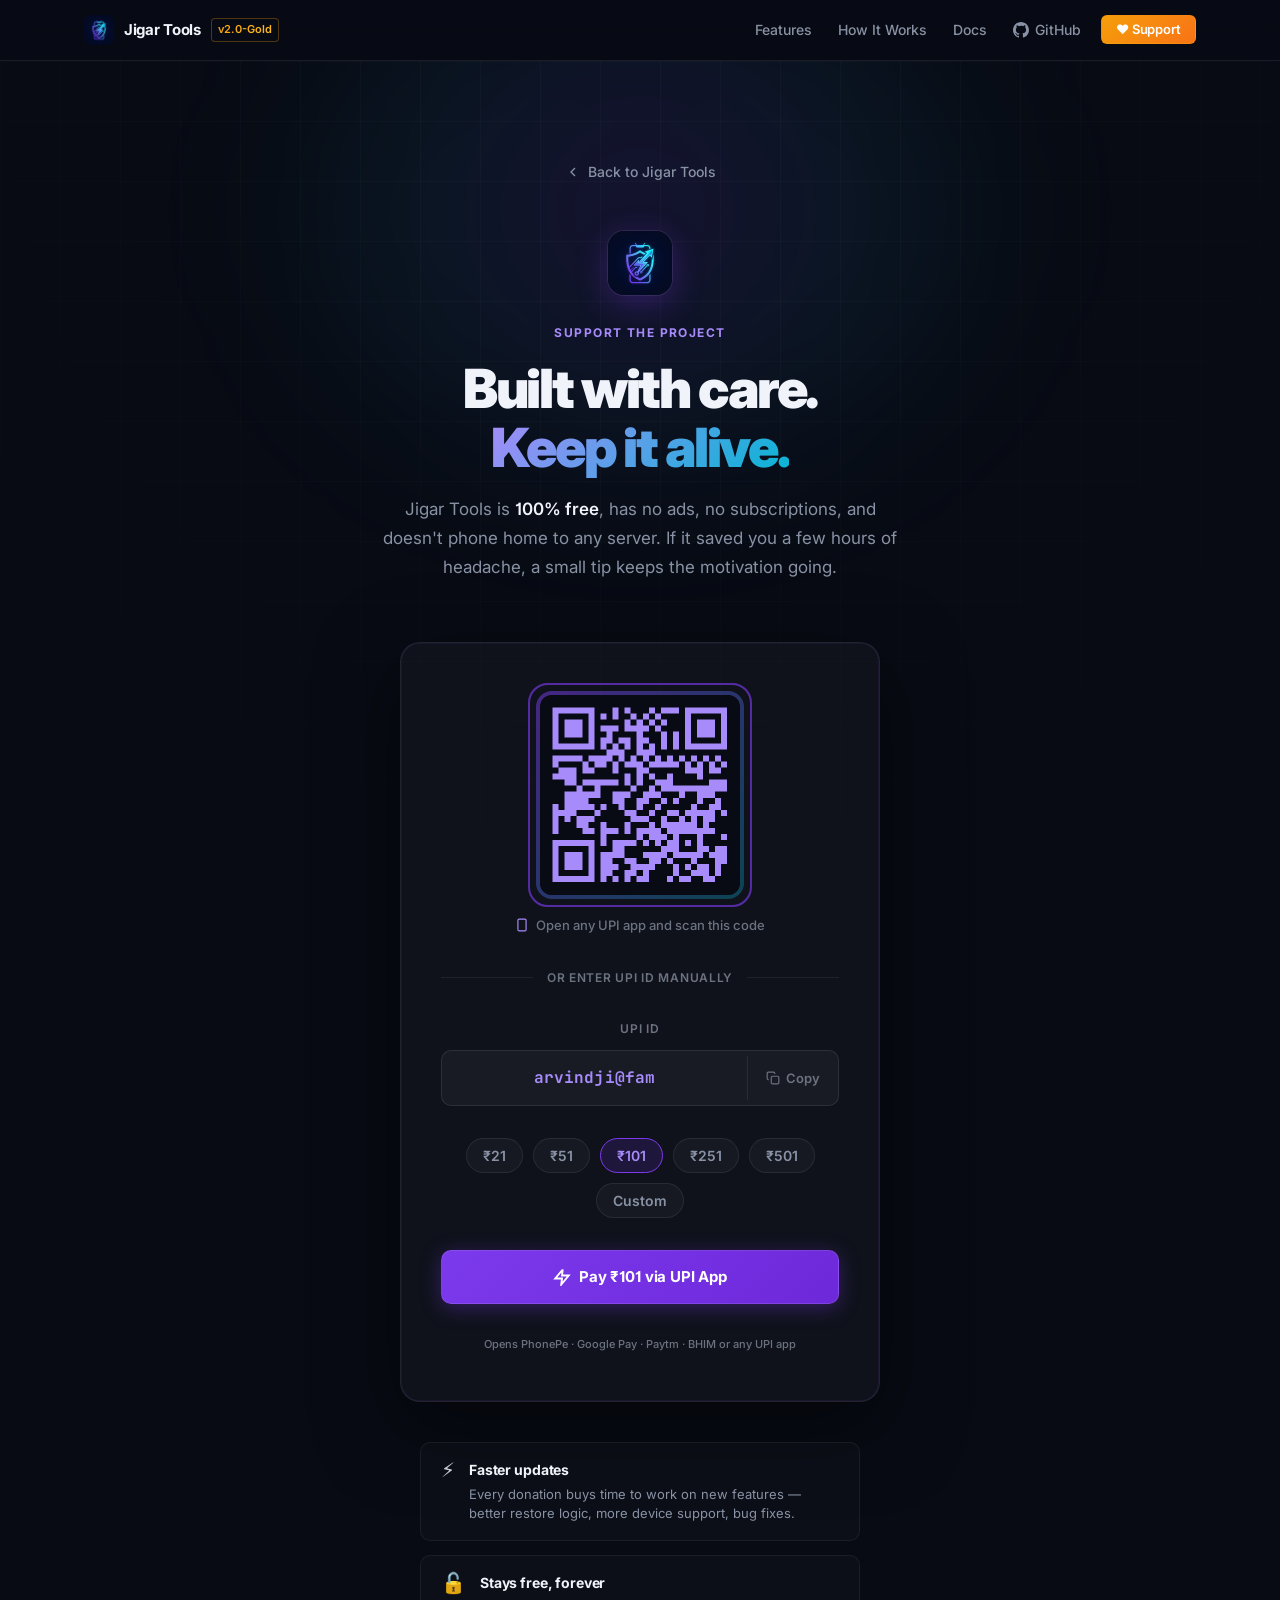
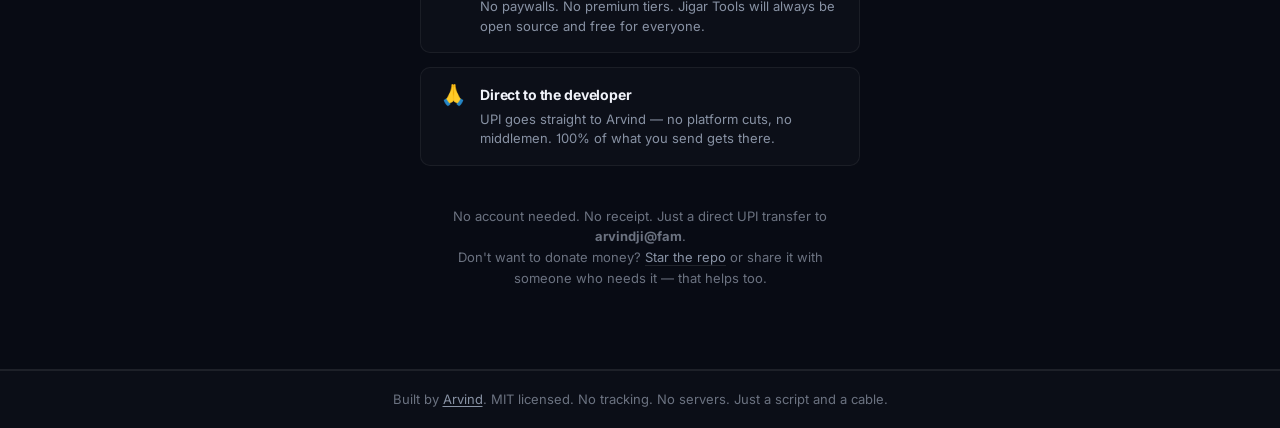
<file: docs/donate.html>
<!DOCTYPE html>
<html lang="en">
<head>
  <meta charset="UTF-8" />
  <meta name="viewport" content="width=device-width, initial-scale=1.0" />
  <meta name="theme-color" content="#080b14" />

  <title>Support Jigar Tools — Free Android Phone Backup Tool</title>
  <meta name="description" content="Jigar Tools is the best free Android phone backup software. If this smartphone manager saved you time, a small tip goes a long way. Donate via UPI — arvindji@fam." />
  <meta name="robots" content="index, follow" />
  <link rel="canonical" href="https://official-arvind.github.io/jigar-tools/donate.html" />

  <meta property="og:type" content="website" />
  <meta property="og:title" content="Support Jigar Tools — Free Android Phone Backup Tool" />
  <meta property="og:description" content="Jigar Tools is the best free Android phone backup software. If it saved you hours, a small tip keeps the project alive." />
  <meta property="og:image" content="https://official-arvind.github.io/jigar-tools/logo.png" />
  <meta property="og:url" content="https://official-arvind.github.io/jigar-tools/donate.html" />

  <link rel="icon" type="image/png" href="logo.png" />
  <link rel="apple-touch-icon" href="logo.png" />

  <link rel="preconnect" href="https://fonts.googleapis.com" />
  <link rel="preconnect" href="https://fonts.gstatic.com" crossorigin />
  <link href="https://fonts.googleapis.com/css2?family=Inter:wght@400;500;600;700;800;900&family=JetBrains+Mono:wght@400;500;700&display=swap" rel="stylesheet" />

  <link rel="stylesheet" href="style.css" />
  <style>
    /* ===== Donate-page local styles ===== */
    .donate-page {
      min-height: 100vh;
      display: flex;
      flex-direction: column;
    }

    /* Hero */
    .donate-hero {
      position: relative;
      overflow: hidden;
      padding: 100px 0 80px;
      flex: 1;
    }
    .donate-hero-glow {
      position: absolute;
      width: 700px;
      height: 500px;
      border-radius: 50%;
      background: radial-gradient(circle, rgba(124,58,237,0.15) 0%, rgba(6,182,212,0.07) 60%, transparent 100%);
      filter: blur(80px);
      top: -100px;
      left: 50%;
      transform: translateX(-50%);
      pointer-events: none;
    }
    .donate-hero-grid {
      position: absolute;
      inset: 0;
      background-image:
        linear-gradient(rgba(255,255,255,0.025) 1px, transparent 1px),
        linear-gradient(90deg, rgba(255,255,255,0.025) 1px, transparent 1px);
      background-size: 60px 60px;
      mask-image: radial-gradient(ellipse 70% 50% at 50% 0%, black 30%, transparent 100%);
      -webkit-mask-image: radial-gradient(ellipse 70% 50% at 50% 0%, black 30%, transparent 100%);
    }

    .donate-inner {
      position: relative;
      display: flex;
      flex-direction: column;
      align-items: center;
      text-align: center;
      gap: 0;
    }

    .donate-logo {
      width: 64px;
      height: 64px;
      border-radius: 16px;
      margin-bottom: 28px;
      object-fit: cover;
      box-shadow: 0 0 0 1px rgba(255,255,255,0.08), 0 8px 32px rgba(124,58,237,0.3);
    }

    .donate-eyebrow {
      font-size: 12px;
      font-weight: 700;
      text-transform: uppercase;
      letter-spacing: 0.12em;
      color: var(--violet-light);
      margin-bottom: 16px;
    }

    .donate-title {
      font-size: clamp(32px, 5vw, 54px);
      font-weight: 900;
      letter-spacing: -0.04em;
      color: var(--text-primary);
      line-height: 1.1;
      margin-bottom: 18px;
      max-width: 640px;
    }

    .donate-subtitle {
      font-size: 17px;
      line-height: 1.7;
      color: var(--text-secondary);
      max-width: 520px;
      margin-bottom: 60px;
    }
    .donate-subtitle strong {
      color: var(--text-primary);
      font-weight: 600;
    }

    /* Main card */
    .donate-card {
      background: rgba(255,255,255,0.03);
      border: 1px solid rgba(255,255,255,0.08);
      border-radius: 20px;
      padding: 48px 40px;
      width: 100%;
      max-width: 480px;
      display: flex;
      flex-direction: column;
      align-items: center;
      gap: 32px;
      box-shadow: 0 24px 80px rgba(0,0,0,0.5), 0 0 0 1px rgba(124,58,237,0.1) inset;
      transition: border-color 300ms ease-out, box-shadow 300ms ease-out;
      margin-bottom: 40px;
    }
    .donate-card:hover {
      border-color: rgba(124,58,237,0.25);
      box-shadow: 0 24px 80px rgba(0,0,0,0.5), 0 0 0 1px rgba(124,58,237,0.2) inset, 0 0 60px rgba(124,58,237,0.06);
    }

    /* QR section */
    .qr-wrap {
      position: relative;
      display: flex;
      flex-direction: column;
      align-items: center;
      gap: 16px;
    }
    .qr-frame {
      position: relative;
      border-radius: 16px;
      padding: 4px;
      background: linear-gradient(135deg, rgba(124,58,237,0.5), rgba(6,182,212,0.3));
    }
    .qr-inner {
      border-radius: 12px;
      overflow: hidden;
      background: #080b14;
      display: flex;
      align-items: center;
      justify-content: center;
    }
    .qr-img {
      width: 200px;
      height: 200px;
      display: block;
      border-radius: 10px;
    }

    /* Scanning pulse ring */
    .qr-pulse {
      position: absolute;
      inset: -8px;
      border-radius: 20px;
      border: 2px solid rgba(124,58,237,0.4);
      animation: pulse-ring 2.5s ease-out infinite;
    }
    .qr-pulse-2 {
      animation-delay: 1.25s;
    }
    @keyframes pulse-ring {
      0%   { opacity: 0.6; transform: scale(1); }
      100% { opacity: 0; transform: scale(1.15); }
    }

    .qr-hint {
      display: flex;
      align-items: center;
      gap: 7px;
      font-size: 13px;
      color: var(--text-muted);
      font-weight: 500;
    }
    .qr-hint svg { color: var(--violet-light); flex-shrink: 0; }

    /* Divider */
    .donate-or {
      display: flex;
      align-items: center;
      gap: 14px;
      width: 100%;
      color: var(--text-muted);
      font-size: 12px;
      font-weight: 600;
      letter-spacing: 0.06em;
      text-transform: uppercase;
    }
    .donate-or::before,
    .donate-or::after {
      content: '';
      flex: 1;
      height: 1px;
      background: rgba(255,255,255,0.07);
    }

    /* UPI ID block */
    .upi-block {
      width: 100%;
      display: flex;
      flex-direction: column;
      align-items: center;
      gap: 12px;
    }
    .upi-label {
      font-size: 12px;
      font-weight: 600;
      text-transform: uppercase;
      letter-spacing: 0.08em;
      color: var(--text-muted);
    }
    .upi-id-box {
      display: flex;
      align-items: center;
      gap: 0;
      background: rgba(255,255,255,0.04);
      border: 1px solid rgba(255,255,255,0.09);
      border-radius: 10px;
      overflow: hidden;
      width: 100%;
    }
    .upi-id-text {
      flex: 1;
      padding: 14px 18px;
      font-family: 'JetBrains Mono', monospace;
      font-size: 16px;
      font-weight: 700;
      color: var(--violet-light);
      letter-spacing: 0.01em;
    }
    .upi-copy-btn {
      padding: 14px 18px;
      background: none;
      border: none;
      border-left: 1px solid rgba(255,255,255,0.07);
      color: var(--text-muted);
      cursor: pointer;
      display: flex;
      align-items: center;
      gap: 6px;
      font-size: 13px;
      font-weight: 600;
      font-family: inherit;
      transition: color 150ms ease-out, background 150ms ease-out;
      white-space: nowrap;
    }
    .upi-copy-btn:hover {
      color: var(--text-primary);
      background: rgba(255,255,255,0.05);
    }
    .upi-copy-btn.copied {
      color: var(--green);
    }

    /* Pay button */
    .pay-link {
      display: flex;
      align-items: center;
      justify-content: center;
      gap: 8px;
      width: 100%;
      padding: 14px 24px;
      background: linear-gradient(135deg, var(--violet), #6d28d9);
      border: 1px solid rgba(255,255,255,0.1);
      border-radius: 10px;
      font-size: 15px;
      font-weight: 700;
      color: #fff;
      letter-spacing: -0.01em;
      text-decoration: none;
      transition: opacity 150ms ease-out, transform 150ms ease-out, box-shadow 150ms ease-out;
      box-shadow: 0 4px 20px rgba(124,58,237,0.35);
    }
    .pay-link:hover {
      opacity: 0.92;
      transform: translateY(-1px);
      box-shadow: 0 8px 30px rgba(124,58,237,0.45);
    }
    .pay-link:active { transform: scale(0.98); }

    .pay-sub {
      font-size: 11px;
      color: var(--text-muted);
      font-weight: 500;
      text-align: center;
    }

    /* Amounts row */
    .amounts {
      display: flex;
      gap: 10px;
      flex-wrap: wrap;
      justify-content: center;
      width: 100%;
    }
    .amount-chip {
      padding: 8px 16px;
      border: 1px solid rgba(255,255,255,0.08);
      border-radius: 99px;
      background: rgba(255,255,255,0.03);
      font-size: 14px;
      font-weight: 600;
      color: var(--text-secondary);
      cursor: pointer;
      transition: background 150ms ease-out, border-color 150ms ease-out, color 150ms ease-out, transform 150ms ease-out;
      user-select: none;
    }
    .amount-chip:hover {
      border-color: var(--violet);
      color: var(--violet-light);
      background: rgba(124,58,237,0.1);
      transform: translateY(-1px);
    }
    .amount-chip.active {
      border-color: var(--violet);
      color: var(--violet-light);
      background: rgba(124,58,237,0.15);
    }

    /* Perks below card */
    .donate-perks {
      display: flex;
      flex-direction: column;
      align-items: center;
      gap: 14px;
      max-width: 440px;
      width: 100%;
    }
    .donate-perk {
      display: flex;
      align-items: flex-start;
      gap: 14px;
      text-align: left;
      padding: 16px 20px;
      background: rgba(255,255,255,0.02);
      border: 1px solid rgba(255,255,255,0.06);
      border-radius: 10px;
      width: 100%;
      transition: border-color 150ms ease-out;
    }
    .donate-perk:hover { border-color: rgba(255,255,255,0.1); }
    .perk-icon {
      font-size: 20px;
      flex-shrink: 0;
      line-height: 1;
      margin-top: 1px;
    }
    .perk-text h4 {
      font-size: 14px;
      font-weight: 700;
      color: var(--text-primary);
      margin-bottom: 3px;
      letter-spacing: -0.01em;
    }
    .perk-text p {
      font-size: 13px;
      color: var(--text-secondary);
      line-height: 1.5;
      margin: 0;
    }

    /* Fine print */
    .donate-fine {
      margin-top: 40px;
      font-size: 13px;
      color: var(--text-muted);
      text-align: center;
      max-width: 420px;
      line-height: 1.6;
    }
    .donate-fine a {
      color: var(--text-secondary);
      border-bottom: 1px solid rgba(255,255,255,0.1);
      transition: color 150ms ease-out, border-color 150ms ease-out;
    }
    .donate-fine a:hover { color: var(--text-primary); border-color: rgba(255,255,255,0.3); }

    /* Back link */
    .back-link {
      display: inline-flex;
      align-items: center;
      gap: 7px;
      font-size: 14px;
      font-weight: 500;
      color: var(--text-secondary);
      transition: color 150ms ease-out;
      margin-bottom: 48px;
    }
    .back-link:hover { color: var(--text-primary); }

    /* Toast */
    .toast {
      position: fixed;
      bottom: 28px;
      left: 50%;
      transform: translateX(-50%) translateY(80px);
      background: #1a1f2e;
      border: 1px solid rgba(255,255,255,0.12);
      border-radius: 10px;
      padding: 12px 20px;
      font-size: 14px;
      font-weight: 600;
      color: var(--text-primary);
      display: flex;
      align-items: center;
      gap: 8px;
      box-shadow: 0 8px 32px rgba(0,0,0,0.6);
      transition: transform 300ms ease-out, opacity 300ms ease-out;
      opacity: 0;
      z-index: 999;
      white-space: nowrap;
    }
    .toast.show {
      transform: translateX(-50%) translateY(0);
      opacity: 1;
    }
    .toast-icon { color: var(--green); }

    @media (max-width: 540px) {
      .donate-card { padding: 32px 24px; }
      .donate-hero { padding: 72px 0 60px; }
      .amounts { gap: 8px; }
      .amount-chip { padding: 7px 14px; font-size: 13px; }
    }
  </style>
</head>
<body class="donate-page">

  <!-- ======= HEADER ======= -->
  <header class="site-header" id="site-header">
    <div class="header-inner">
      <a href="index.html" class="logo-link" aria-label="Jigar Tools home">
        <img src="logo.png" alt="Jigar Tools logo" class="logo-img" />
        <span class="logo-name">Jigar Tools</span>
        <span class="logo-tag">v2.0-Gold</span>
      </a>
      <nav class="main-nav" role="navigation" aria-label="Main navigation">
        <a href="index.html#features" class="nav-link">Features</a>
        <a href="index.html#how-it-works" class="nav-link">How It Works</a>
        <a href="index.html#docs" class="nav-link">Docs</a>
        <a href="https://github.com/official-Arvind/jigar-tools" class="nav-link nav-link--gh" target="_blank" rel="noopener">
          <svg width="16" height="16" viewBox="0 0 24 24" fill="currentColor" aria-hidden="true"><path d="M12 0C5.37 0 0 5.37 0 12c0 5.3 3.44 9.8 8.2 11.39.6.11.82-.26.82-.58 0-.28-.01-1.03-.02-2.03-3.34.73-4.04-1.61-4.04-1.61-.55-1.39-1.34-1.76-1.34-1.76-1.09-.74.08-.73.08-.73 1.2.08 1.84 1.24 1.84 1.24 1.07 1.83 2.8 1.3 3.48.99.11-.78.42-1.3.76-1.6-2.67-.3-5.47-1.33-5.47-5.93 0-1.31.47-2.38 1.24-3.22-.12-.3-.54-1.52.12-3.18 0 0 1.01-.32 3.3 1.23a11.5 11.5 0 0 1 3-.4c1.02 0 2.04.14 3 .4 2.28-1.55 3.29-1.23 3.29-1.23.66 1.66.25 2.88.12 3.18.77.84 1.23 1.91 1.23 3.22 0 4.61-2.8 5.63-5.48 5.93.43.37.81 1.1.81 2.22 0 1.6-.01 2.9-.01 3.29 0 .32.21.7.82.58C20.56 21.8 24 17.3 24 12 24 5.37 18.63 0 12 0z"/></svg>
          GitHub
        </a>
        <a href="donate.html" class="btn btn-sm" style="background:linear-gradient(135deg,#f59e0b,#f97316);border-color:rgba(245,158,11,0.3);color:#fff;">
          ❤️ Support
        </a>
      </nav>
      <button class="hamburger" id="hamburger" aria-label="Open menu" aria-expanded="false">
        <span></span><span></span><span></span>
      </button>
    </div>
    <div class="mobile-nav" id="mobile-nav" aria-hidden="true">
      <a href="index.html#features" class="mobile-nav-link">Features</a>
      <a href="index.html#how-it-works" class="mobile-nav-link">How It Works</a>
      <a href="index.html#docs" class="mobile-nav-link">Docs</a>
      <a href="https://github.com/official-Arvind/jigar-tools" class="mobile-nav-link" target="_blank" rel="noopener">GitHub</a>
    </div>
  </header>

  <!-- ======= DONATE HERO ======= -->
  <main>
    <section class="donate-hero" aria-labelledby="donate-title">
      <div class="donate-hero-glow" aria-hidden="true"></div>
      <div class="donate-hero-grid" aria-hidden="true"></div>

      <div class="container">
        <div class="donate-inner">

          <a href="index.html" class="back-link">
            <svg width="16" height="16" viewBox="0 0 24 24" fill="none" stroke="currentColor" stroke-width="2"><polyline points="15 18 9 12 15 6"/></svg>
            Back to Jigar Tools
          </a>

          <img src="logo.png" alt="Jigar Tools" class="donate-logo" />

          <p class="donate-eyebrow">Support the project</p>

          <h1 id="donate-title" class="donate-title">
            Built with care.<br />
            <span class="gradient-text">Keep it alive.</span>
          </h1>

          <p class="donate-subtitle">
            Jigar Tools is <strong>100% free</strong>, has no ads, no subscriptions, and doesn't phone home to any server. If it saved you a few hours of headache, a small tip keeps the motivation going.
          </p>

          <!-- Main Donate Card -->
          <div class="donate-card" role="region" aria-label="Donation options">

            <!-- QR Code -->
            <div class="qr-wrap">
              <div class="qr-frame">
                <div class="qr-pulse" aria-hidden="true"></div>
                <div class="qr-pulse qr-pulse-2" aria-hidden="true"></div>
                <div class="qr-inner">
                  <img
                    src="qr-upi.png"
                    alt="UPI QR code — scan to pay arvindji@fam"
                    class="qr-img"
                    width="200"
                    height="200"
                  />
                </div>
              </div>
              <p class="qr-hint">
                <svg width="14" height="14" viewBox="0 0 24 24" fill="none" stroke="currentColor" stroke-width="2"><rect x="5" y="2" width="14" height="20" rx="2"/><line x1="12" y1="18" x2="12.01" y2="18"/></svg>
                Open any UPI app and scan this code
              </p>
            </div>

            <!-- Divider -->
            <div class="donate-or" aria-label="or">or enter UPI ID manually</div>

            <!-- UPI ID -->
            <div class="upi-block">
              <p class="upi-label">UPI ID</p>
              <div class="upi-id-box" role="group" aria-label="UPI ID copy field">
                <span class="upi-id-text" id="upi-id-value" aria-label="UPI ID: arvindji@fam">arvindji@fam</span>
                <button class="upi-copy-btn" id="copy-upi-btn" aria-label="Copy UPI ID to clipboard">
                  <svg width="14" height="14" viewBox="0 0 24 24" fill="none" stroke="currentColor" stroke-width="2"><rect x="9" y="9" width="13" height="13" rx="2"/><path d="M5 15H4a2 2 0 0 1-2-2V4a2 2 0 0 1 2-2h9a2 2 0 0 1 2 2v1"/></svg>
                  <span id="copy-upi-text">Copy</span>
                </button>
              </div>
            </div>

            <div class="amounts" role="group" aria-label="Suggested donation amounts">
              <button class="amount-chip" data-amount="21" aria-pressed="false">₹21</button>
              <button class="amount-chip" data-amount="51" aria-pressed="false">₹51</button>
              <button class="amount-chip active" data-amount="101" aria-pressed="true">₹101</button>
              <button class="amount-chip" data-amount="251" aria-pressed="false">₹251</button>
              <button class="amount-chip" data-amount="501" aria-pressed="false">₹501</button>
              <button class="amount-chip" id="custom-chip" data-amount="custom" aria-pressed="false">Custom</button>
            </div>

            <!-- Custom amount input -->
            <div id="custom-input-wrap" style="display: none; width: 100%; max-width: 200px; margin-top: -16px; position: relative;">
              <span style="position: absolute; left: 16px; top: 50%; transform: translateY(-50%); color: var(--text-muted); font-weight: 600;">₹</span>
              <input type="number" id="custom-amount" min="1" placeholder="Amount" style="width: 100%; padding: 12px 16px 12px 32px; border-radius: 10px; background: rgba(255,255,255,0.03); border: 1px solid rgba(255,255,255,0.09); color: var(--violet-light); font-weight: 700; font-size: 16px; outline: none;" />
            </div>

            <!-- Pay via UPI deep link -->
            <a
              href="upi://pay?pa=arvindji@fam&pn=Arvind&am=101&cu=INR&tn=Jigar+Tools+Support"
              id="pay-link"
              class="pay-link"
              aria-label="Open UPI app to pay ₹101"
            >
              <svg width="18" height="18" viewBox="0 0 24 24" fill="none" stroke="currentColor" stroke-width="2.5" aria-hidden="true"><polyline points="13 2 3 14 12 14 11 22 21 10 12 10 13 2"/></svg>
              <span id="pay-link-text">Pay ₹101 via UPI App</span>
            </a>

            <p class="pay-sub">Opens PhonePe · Google Pay · Paytm · BHIM or any UPI app</p>

          </div>

          <!-- Perks -->
          <div class="donate-perks" role="list">
            <article class="donate-perk" role="listitem">
              <div class="perk-icon" aria-hidden="true">⚡</div>
              <div class="perk-text">
                <h4>Faster updates</h4>
                <p>Every donation buys time to work on new features — better restore logic, more device support, bug fixes.</p>
              </div>
            </article>
            <article class="donate-perk" role="listitem">
              <div class="perk-icon" aria-hidden="true">🔓</div>
              <div class="perk-text">
                <h4>Stays free, forever</h4>
                <p>No paywalls. No premium tiers. Jigar Tools will always be open source and free for everyone.</p>
              </div>
            </article>
            <article class="donate-perk" role="listitem">
              <div class="perk-icon" aria-hidden="true">🙏</div>
              <div class="perk-text">
                <h4>Direct to the developer</h4>
                <p>UPI goes straight to Arvind — no platform cuts, no middlemen. 100% of what you send gets there.</p>
              </div>
            </article>
          </div>

          <p class="donate-fine">
            No account needed. No receipt. Just a direct UPI transfer to <strong>arvindji@fam</strong>.<br />
            Don't want to donate money? <a href="https://github.com/official-Arvind/jigar-tools" target="_blank" rel="noopener">Star the repo</a> or share it with someone who needs it — that helps too.
          </p>

        </div>
      </div>
    </section>
  </main>

  <!-- ======= FOOTER ======= -->
  <footer class="site-footer-bottom">
    <div class="footer-bottom-bar">
      <div class="container">
        <p>Built by <a href="https://github.com/official-Arvind" target="_blank" rel="noopener">Arvind</a>. MIT licensed. No tracking. No servers. Just a script and a cable.</p>
      </div>
    </div>
  </footer>

  <!-- Toast notification -->
  <div class="toast" id="toast" role="alert" aria-live="polite" aria-atomic="true">
    <span class="toast-icon" aria-hidden="true">
      <svg width="16" height="16" viewBox="0 0 24 24" fill="none" stroke="currentColor" stroke-width="2.5"><polyline points="20 6 9 17 4 12"/></svg>
    </span>
    <span id="toast-msg">Copied to clipboard!</span>
  </div>

  <script src="app.js"></script>
  <script>
    (function() {
      // Check if we arrived here via fallback from Android Chrome intent failure
      const urlParams = new URLSearchParams(window.location.search);
      const isFallback = urlParams.get('fallback') === 'true';

      // ---- Amount chips ----
      const chips = document.querySelectorAll('.amount-chip');
      const payLink = document.getElementById('pay-link');
      const payLinkText = document.getElementById('pay-link-text');
      const customWrap = document.getElementById('custom-input-wrap');
      const customInput = document.getElementById('custom-amount');
      let selectedAmount = 101;

      if (isFallback) {
        selectedAmount = parseInt(urlParams.get('am'), 10) || 101;
        // Remove query parameters from the address bar to prevent loops on refresh
        window.history.replaceState({}, document.title, window.location.pathname);
        // Show a toast warning the user
        setTimeout(() => {
          showToast("System chooser failed. Tap the button below to pay via default app.");
        }, 500);
      }

      function updatePayLink(amt) {
        const upiParams = `pay?pa=arvindji@fam&pn=Arvind&am=${amt}&cu=INR&tn=Jigar+Tools+Support`;
        const upiUrl = `upi://${upiParams}`;
        
        const isAndroid = /Android/i.test(navigator.userAgent);
        
        if (isFallback) {
          // If we are in fallback mode, use the standard upi:// scheme directly
          payLink.href = upiUrl;
          payLinkText.textContent = `Pay ₹${amt} via Default UPI App`;
          payLink.setAttribute('aria-label', `Open default UPI app to pay ₹${amt}`);
        } else if (isAndroid) {
          // Use absolute URL for the fallback to ensure it works anywhere
          let fallbackUrl = `${window.location.origin}${window.location.pathname}?fallback=true&am=${amt}`;
          if (window.location.protocol === 'file:') {
            fallbackUrl = `https://official-arvind.github.io/jigar-tools/donate.html?fallback=true&am=${amt}`;
          }
          const encodedFallback = encodeURIComponent(fallbackUrl);
          // Omit action parameter to make intent resolution more permissive
          payLink.href = `intent://${upiParams}#Intent;scheme=upi;S.browser_fallback_url=${encodedFallback};end;`;
          
          payLink.setAttribute('aria-label', `Open UPI app to pay ₹${amt}`);
          payLinkText.textContent = `Pay ₹${amt} via UPI App`;
        } else {
          payLink.href = upiUrl;
          payLink.setAttribute('aria-label', `Open UPI app to pay ₹${amt}`);
          payLinkText.textContent = `Pay ₹${amt} via UPI App`;
        }
      }
      
      updatePayLink(selectedAmount);

      chips.forEach(chip => {
        chip.addEventListener('click', () => {
          chips.forEach(c => { c.classList.remove('active'); c.setAttribute('aria-pressed', 'false'); });
          chip.classList.add('active');
          chip.setAttribute('aria-pressed', 'true');
          
          if (chip.id === 'custom-chip') {
            customWrap.style.display = 'block';
            selectedAmount = parseInt(customInput.value) || 0;
            customInput.focus();
            if (selectedAmount > 0) updatePayLink(selectedAmount);
          } else {
            customWrap.style.display = 'none';
            selectedAmount = parseInt(chip.dataset.amount, 10);
            updatePayLink(selectedAmount);
          }
        });
      });
      
      customInput.addEventListener('input', (e) => {
        selectedAmount = parseInt(e.target.value) || 0;
        updatePayLink(selectedAmount);
      });

      // ---- Copy UPI ID ----
      const copyBtn = document.getElementById('copy-upi-btn');
      const copyText = document.getElementById('copy-upi-text');

      function showToast(msg) {
        const toast = document.getElementById('toast');
        document.getElementById('toast-msg').textContent = msg;
        toast.classList.add('show');
        setTimeout(() => toast.classList.remove('show'), 2500);
      }

      copyBtn.addEventListener('click', async () => {
        try {
          await navigator.clipboard.writeText('arvindji@fam');
          copyBtn.classList.add('copied');
          copyText.textContent = 'Copied!';
          showToast('UPI ID copied to clipboard!');
          setTimeout(() => {
            copyBtn.classList.remove('copied');
            copyText.textContent = 'Copy';
          }, 2000);
        } catch (err) {
          // Fallback for browsers that don't support clipboard API
          const el = document.createElement('textarea');
          el.value = 'arvindji@fam';
          el.style.position = 'fixed';
          el.style.opacity = '0';
          document.body.appendChild(el);
          el.select();
          document.execCommand('copy');
          document.body.removeChild(el);
          showToast('UPI ID copied!');
        }
      });

      // ---- Scroll shadow on header ----
      const header = document.getElementById('site-header');
      window.addEventListener('scroll', () => {
        header.classList.toggle('scrolled', window.scrollY > 20);
      }, { passive: true });

      // ---- Hamburger ----
      const hamburger = document.getElementById('hamburger');
      const mobileNav = document.getElementById('mobile-nav');
      hamburger.addEventListener('click', () => {
        const open = hamburger.classList.toggle('open');
        hamburger.setAttribute('aria-expanded', open);
        mobileNav.classList.toggle('open', open);
        mobileNav.setAttribute('aria-hidden', !open);
      });
    })();
  </script>
</body>
</html>
</file>
<file: docs/style.css>
/* ============================================================
   Jigar Tools — Product Site Stylesheet
   Design philosophy: Clean, opinionated, human-crafted.
   Inspired by: Linear, Vercel, Raycast
   ============================================================ */

/* ---- Reset & Base ---- */
*, *::before, *::after { box-sizing: border-box; margin: 0; padding: 0; }
html { font-size: 16px; scroll-behavior: smooth; -webkit-font-smoothing: antialiased; }
body {
  font-family: 'Inter', system-ui, -apple-system, sans-serif;
  background-color: #080b14;
  color: #c8ccd8;
  line-height: 1.6;
  overflow-x: hidden;
  text-rendering: optimizeLegibility;
  font-feature-settings: 'rlig' 1, 'calt' 1, 'cv01' 1, 'cv03' 1;
}
img { display: block; max-width: 100%; }
a { color: inherit; text-decoration: none; }
button { font-family: inherit; cursor: pointer; }
code {
  font-family: 'JetBrains Mono', 'Fira Code', monospace;
  font-size: 0.85em;
  background: rgba(255,255,255,0.06);
  border: 1px solid rgba(255,255,255,0.09);
  border-radius: 4px;
  padding: 1px 6px;
  color: #a5b4fc;
}

/* ---- Design tokens ---- */
:root {
  --violet: #7c3aed;
  --violet-light: #a78bfa;
  --violet-dim: rgba(124, 58, 237, 0.15);
  --cyan: #06b6d4;
  --cyan-dim: rgba(6, 182, 212, 0.15);
  --green: #10b981;
  --orange: #f59e0b;
  --red: #ef4444;
  --border: rgba(255,255,255,0.08);
  --border-hover: rgba(255,255,255,0.15);
  --surface: rgba(255,255,255,0.03);
  --surface-hover: rgba(255,255,255,0.06);
  --text-primary: #f1f3fa;
  --text-secondary: #8892a4;
  --text-muted: #6b7280;
  --radius-sm: 6px;
  --radius-md: 10px;
  --radius-lg: 16px;
  --radius-xl: 24px;
  --shadow-sm: 0 1px 3px rgba(0,0,0,0.4), 0 1px 2px rgba(0,0,0,0.3);
  --shadow-md: 0 4px 12px rgba(0,0,0,0.5), 0 2px 4px rgba(0,0,0,0.3);
  --shadow-lg: 0 12px 40px rgba(0,0,0,0.6), 0 4px 12px rgba(0,0,0,0.3);
  --transition: 150ms ease-out;
  --transition-slow: 280ms ease-out;
}

/* ---- Layout Utilities ---- */
.container {
  width: 100%;
  max-width: 1160px;
  margin: 0 auto;
  padding: 0 24px;
}
.container--narrow { max-width: 760px; }
.w-full { width: 100%; }

/* ============================================================
   BUTTONS
   ============================================================ */
.btn {
  display: inline-flex;
  align-items: center;
  gap: 7px;
  padding: 9px 18px;
  border-radius: var(--radius-sm);
  font-size: 14px;
  font-weight: 600;
  line-height: 1;
  letter-spacing: -0.01em;
  border: 1px solid transparent;
  transition: background var(--transition), border-color var(--transition), box-shadow var(--transition), transform var(--transition), color var(--transition);
  cursor: pointer;
  white-space: nowrap;
}
.btn:active { transform: scale(0.97); }

.btn-sm { padding: 7px 14px; font-size: 13px; }
.btn-lg { padding: 13px 24px; font-size: 15px; }

.btn-primary {
  background: var(--violet);
  color: #fff;
  border-color: rgba(255,255,255,0.1);
  box-shadow: 0 0 0 0 rgba(124,58,237,0);
}
.btn-primary:hover {
  background: #6d28d9;
  box-shadow: 0 0 0 3px rgba(124,58,237,0.25);
  transform: translateY(-1px);
}
.btn-primary:focus-visible {
  outline: none;
  box-shadow: 0 0 0 3px rgba(124,58,237,0.5);
}

.btn-ghost {
  background: var(--surface);
  color: var(--text-primary);
  border-color: var(--border);
}
.btn-ghost:hover {
  background: var(--surface-hover);
  border-color: var(--border-hover);
  transform: translateY(-1px);
}

/* ============================================================
   HEADER / NAV
   ============================================================ */
.site-header {
  position: sticky;
  top: 0;
  z-index: 100;
  background: rgba(8, 11, 20, 0.85);
  backdrop-filter: blur(16px);
  -webkit-backdrop-filter: blur(16px);
  border-bottom: 1px solid var(--border);
  transition: background var(--transition-slow);
}
.site-header.scrolled {
  background: rgba(8, 11, 20, 0.95);
  box-shadow: 0 1px 0 var(--border), var(--shadow-sm);
}

.header-inner {
  display: flex;
  align-items: center;
  justify-content: space-between;
  height: 60px;
  padding: 0 24px;
  max-width: 1160px;
  margin: 0 auto;
}

/* Logo */
.logo-link {
  display: flex;
  align-items: center;
  gap: 10px;
  flex-shrink: 0;
}
.logo-img {
  width: 30px;
  height: 30px;
  border-radius: 7px;
  object-fit: cover;
}
.logo-name {
  font-size: 15px;
  font-weight: 700;
  color: var(--text-primary);
  letter-spacing: -0.02em;
}
.logo-tag {
  font-size: 11px;
  font-weight: 600;
  background: linear-gradient(135deg, #f59e0b, #fbbf24);
  -webkit-background-clip: text;
  -webkit-text-fill-color: transparent;
  padding: 2px 6px;
  border: 1px solid rgba(245,158,11,0.3);
  border-radius: 4px;
  background-clip: text;
}

/* Desktop nav */
.main-nav {
  display: flex;
  align-items: center;
  gap: 2px;
}
.nav-link {
  padding: 7px 12px;
  font-size: 14px;
  font-weight: 500;
  color: var(--text-secondary);
  border-radius: var(--radius-sm);
  transition: color var(--transition), background var(--transition);
  display: flex;
  align-items: center;
  gap: 6px;
}
.nav-link:hover { color: var(--text-primary); background: var(--surface-hover); }
.nav-link--active { color: var(--text-primary) !important; }
.nav-link--gh { margin-right: 6px; }
.nav-link .btn-sm { margin-left: 4px; }

/* Hamburger */
.hamburger {
  display: none;
  flex-direction: column;
  gap: 5px;
  padding: 6px;
  background: none;
  border: none;
  cursor: pointer;
  border-radius: var(--radius-sm);
}
.hamburger span {
  display: block;
  width: 20px;
  height: 2px;
  background: var(--text-secondary);
  border-radius: 2px;
  transition: transform var(--transition), opacity var(--transition), background var(--transition);
}
.hamburger:hover span { background: var(--text-primary); }
.hamburger.open span:nth-child(1) { transform: translateY(7px) rotate(45deg); }
.hamburger.open span:nth-child(2) { opacity: 0; }
.hamburger.open span:nth-child(3) { transform: translateY(-7px) rotate(-45deg); }

/* Mobile drawer */
.mobile-nav {
  display: none;
  flex-direction: column;
  gap: 2px;
  padding: 12px 20px 20px;
  border-top: 1px solid var(--border);
  background: rgba(8,11,20,0.97);
  position: absolute;
  left: 0;
  right: 0;
  top: 100%;
  animation: slideDown 200ms ease forwards;
}
.mobile-nav.open { display: flex; }
.mobile-nav-link {
  padding: 12px 14px;
  font-size: 15px;
  font-weight: 500;
  color: var(--text-secondary);
  border-radius: var(--radius-sm);
  transition: color var(--transition), background var(--transition);
}
.mobile-nav-link:hover { color: var(--text-primary); background: var(--surface-hover); }

@keyframes slideDown {
  from { opacity: 0; transform: translateY(-8px); }
  to   { opacity: 1; transform: translateY(0); }
}

/* ============================================================
   HERO
   ============================================================ */
.hero {
  position: relative;
  padding: 100px 0 80px;
  overflow: hidden;
}

.hero-bg-grid {
  position: absolute;
  inset: 0;
  background-image:
    linear-gradient(rgba(255,255,255,0.03) 1px, transparent 1px),
    linear-gradient(90deg, rgba(255,255,255,0.03) 1px, transparent 1px);
  background-size: 60px 60px;
  mask-image: radial-gradient(ellipse 80% 60% at 50% 0%, black 40%, transparent 100%);
  -webkit-mask-image: radial-gradient(ellipse 80% 60% at 50% 0%, black 40%, transparent 100%);
}

/* Noise texture overlay — prevents flat digital look */
.hero::after {
  content: '';
  position: absolute;
  inset: 0;
  background-image: url("data:image/svg+xml,%3Csvg viewBox='0 0 256 256' xmlns='http://www.w3.org/2000/svg'%3E%3Cfilter id='noise'%3E%3CfeTurbulence type='fractalNoise' baseFrequency='0.9' numOctaves='4' stitchTiles='stitch'/%3E%3C/filter%3E%3Crect width='100%25' height='100%25' filter='url(%23noise)'/%3E%3C/svg%3E");
  opacity: 0.02;
  pointer-events: none;
  z-index: 0;
}

.hero-glow {
  position: absolute;
  border-radius: 50%;
  filter: blur(100px);
  pointer-events: none;
}
.hero-glow--1 {
  width: 600px;
  height: 400px;
  background: rgba(124, 58, 237, 0.18);
  top: -80px;
  left: -100px;
}
.hero-glow--2 {
  width: 500px;
  height: 350px;
  background: rgba(6, 182, 212, 0.12);
  top: -40px;
  right: -80px;
}

.hero .container { position: relative; }

.hero-eyebrow {
  display: flex;
  align-items: center;
  gap: 10px;
  font-size: 13px;
  color: var(--text-secondary);
  margin-bottom: 28px;
  flex-wrap: wrap;
}
.badge {
  display: inline-flex;
  align-items: center;
  padding: 3px 8px;
  border-radius: 4px;
  font-size: 11px;
  font-weight: 700;
  letter-spacing: 0.04em;
  text-transform: uppercase;
}
.badge--new {
  background: rgba(124, 58, 237, 0.2);
  border: 1px solid rgba(124, 58, 237, 0.4);
  color: var(--violet-light);
}
.badge-link {
  color: var(--violet-light);
  font-weight: 600;
  transition: color var(--transition);
}
.badge-link:hover { color: #c4b5fd; }

.hero-title {
  font-size: clamp(38px, 6vw, 68px);
  font-weight: 900;
  line-height: 1.08;
  letter-spacing: -0.04em;
  color: var(--text-primary);
  margin-bottom: 22px;
  max-width: 820px;
}
.gradient-text {
  background: linear-gradient(135deg, var(--violet-light) 0%, var(--cyan) 100%);
  -webkit-background-clip: text;
  -webkit-text-fill-color: transparent;
  background-clip: text;
}

.hero-desc {
  font-size: 18px;
  line-height: 1.65;
  color: var(--text-secondary);
  max-width: 600px;
  margin-bottom: 36px;
}

.hero-actions {
  display: flex;
  align-items: center;
  flex-wrap: wrap;
  gap: 12px;
  margin-bottom: 60px;
}

/* Stats row */
.hero-stats {
  display: flex;
  align-items: center;
  flex-wrap: wrap;
  gap: 0;
  padding: 0 0 56px;
}
.stat-item {
  display: flex;
  flex-direction: column;
  gap: 3px;
  padding: 0 28px 0 0;
}
.stat-item:first-child { padding-left: 0; }
.stat-num {
  font-size: 22px;
  font-weight: 800;
  color: var(--text-primary);
  letter-spacing: -0.03em;
  font-variant-numeric: tabular-nums;
}
.stat-label {
  font-size: 12px;
  color: var(--text-muted);
  font-weight: 500;
}
.stat-divider {
  width: 1px;
  height: 36px;
  background: var(--border);
  margin: 0 28px;
}

/* Terminal card */
.terminal-card {
  background: #0d1117;
  border: 1px solid rgba(255,255,255,0.08);
  border-radius: var(--radius-lg);
  overflow: hidden;
  box-shadow: var(--shadow-lg), 0 0 0 1px rgba(0,0,0,0.5);
  max-width: 720px;
}
.terminal-bar {
  display: flex;
  align-items: center;
  gap: 8px;
  padding: 13px 18px;
  border-bottom: 1px solid rgba(255,255,255,0.06);
  background: #161b22;
}
.terminal-dots { display: flex; gap: 6px; }
.dot {
  width: 11px;
  height: 11px;
  border-radius: 50%;
}
.dot--red    { background: #ff5f57; }
.dot--yellow { background: #febc2e; }
.dot--green  { background: #28c840; }
.terminal-title-text {
  font-family: 'JetBrains Mono', monospace;
  font-size: 12px;
  color: #6e7681;
  margin-left: 6px;
}
.terminal-body {
  padding: 20px 24px;
  font-family: 'JetBrains Mono', monospace;
  font-size: 13px;
  line-height: 1.8;
  height: 360px;
  overflow-y: auto;
  scrollbar-width: none;
  -ms-overflow-style: none;
}
.terminal-body::-webkit-scrollbar {
  display: none;
}
.t-line { display: block; }
.t-prompt { color: #4ade80; }
.t-cmd    { color: #e2e8f0; }
.t-cyan   { color: #67e8f9; }
.t-dim    { color: #6e7681; }
.t-yellow { color: #fde68a; }
.t-violet { color: #c4b5fd; }
.t-green  { color: #86efac; }
.t-blink::after {
  content: '█';
  animation: blink 1.1s step-end infinite;
  color: #a78bfa;
  margin-left: 2px;
}
@keyframes blink {
  50% { opacity: 0; }
}

/* ============================================================
   SECTION TEMPLATE
   ============================================================ */
.section {
  padding: 96px 0;
}
.section--alt {
  background: rgba(255,255,255,0.015);
  border-top: 1px solid var(--border);
  border-bottom: 1px solid var(--border);
}

.section-header {
  text-align: center;
  margin-bottom: 64px;
}
.section-eyebrow {
  font-size: 12px;
  font-weight: 700;
  text-transform: uppercase;
  letter-spacing: 0.1em;
  color: var(--violet-light);
  margin-bottom: 12px;
}
.section-title {
  font-size: clamp(28px, 4vw, 44px);
  font-weight: 900;
  letter-spacing: -0.03em;
  color: var(--text-primary);
  margin-bottom: 16px;
}
.section-desc {
  font-size: 17px;
  color: var(--text-secondary);
  max-width: 560px;
  margin: 0 auto;
}

/* ============================================================
   FEATURES GRID
   ============================================================ */
.features-grid {
  display: grid;
  grid-template-columns: repeat(3, 1fr);
  grid-template-rows: auto auto;
  gap: 16px;
}
.feature-card {
  background: var(--surface);
  border: 1px solid var(--border);
  border-radius: var(--radius-lg);
  padding: 28px 30px;
  transition: background var(--transition), border-color var(--transition), box-shadow var(--transition), transform var(--transition);
  position: relative;
  overflow: hidden;
}
/* Mouse-follow glow */
.feature-card::before {
  content: '';
  position: absolute;
  inset: 0;
  border-radius: inherit;
  opacity: 0;
  transition: opacity var(--transition-slow);
  background: radial-gradient(circle at var(--glow-x, 30%) var(--glow-y, 30%), rgba(124,58,237,0.1), transparent 60%);
}
.feature-card.glow-active::before { opacity: 1; }
.feature-card:hover {
  background: var(--surface-hover);
  border-color: var(--border-hover);
  transform: translateY(-2px);
  box-shadow: var(--shadow-md);
}
.feature-card:hover::before { opacity: 1; }
.feature-card:focus-visible {
  outline: 2px solid var(--violet);
  outline-offset: 2px;
}

.feature-card--wide {
  grid-column: span 2;
}

.feature-icon {
  width: 40px;
  height: 40px;
  border-radius: var(--radius-sm);
  display: flex;
  align-items: center;
  justify-content: center;
  background: var(--violet-dim);
  color: var(--violet-light);
  border: 1px solid rgba(124,58,237,0.2);
  margin-bottom: 18px;
  transition: background var(--transition), color var(--transition), box-shadow var(--transition);
}
.feature-card:hover .feature-icon {
  background: rgba(124,58,237,0.25);
  box-shadow: 0 0 16px rgba(124,58,237,0.3);
}
.feature-icon--cyan  { background: var(--cyan-dim); color: var(--cyan); border-color: rgba(6,182,212,0.2); }
.feature-icon--orange { background: rgba(245,158,11,0.12); color: var(--orange); border-color: rgba(245,158,11,0.2); }
.feature-icon--green  { background: rgba(16,185,129,0.12); color: var(--green); border-color: rgba(16,185,129,0.2); }
.feature-icon--violet { background: var(--violet-dim); color: var(--violet-light); border-color: rgba(124,58,237,0.2); }
.feature-icon--red    { background: rgba(239,68,68,0.1); color: var(--red); border-color: rgba(239,68,68,0.2); }

.feature-card h3 {
  font-size: 16px;
  font-weight: 700;
  color: var(--text-primary);
  margin-bottom: 10px;
  letter-spacing: -0.015em;
}
.feature-card p {
  font-size: 14px;
  line-height: 1.65;
  color: var(--text-secondary);
  margin: 0;
}
.feature-pill {
  display: inline-block;
  margin-top: 16px;
  padding: 4px 10px;
  background: var(--violet-dim);
  border: 1px solid rgba(124,58,237,0.2);
  border-radius: 99px;
  font-size: 12px;
  font-weight: 600;
  color: var(--violet-light);
}

/* ============================================================
   HOW IT WORKS — Steps
   ============================================================ */
.steps {
  display: flex;
  flex-direction: column;
  position: relative;
  gap: 0;
}
.steps::before {
  content: '';
  position: absolute;
  left: 23px;
  top: 40px;
  bottom: 40px;
  width: 1px;
  background: linear-gradient(to bottom, var(--border), var(--border-hover), var(--border));
}

.step {
  display: flex;
  gap: 32px;
  align-items: flex-start;
  padding: 32px 0;
  position: relative;
}
.step + .step {
  border-top: 1px solid var(--border);
}

.step-num {
  width: 46px;
  height: 46px;
  border-radius: 50%;
  background: #0d1117;
  border: 1px solid var(--border);
  font-family: 'JetBrains Mono', monospace;
  font-size: 13px;
  font-weight: 700;
  color: var(--text-muted);
  display: flex;
  align-items: center;
  justify-content: center;
  flex-shrink: 0;
  position: relative;
  z-index: 1;
  transition: border-color var(--transition), color var(--transition);
}
.step:hover .step-num {
  border-color: var(--violet);
  color: var(--violet-light);
}

.step-content h3 {
  font-size: 18px;
  font-weight: 700;
  color: var(--text-primary);
  margin-bottom: 8px;
  letter-spacing: -0.02em;
}
.step-content p {
  font-size: 15px;
  color: var(--text-secondary);
  line-height: 1.7;
  margin: 0;
}

/* ============================================================
   DOCS CARDS GRID
   ============================================================ */
.docs-grid {
  display: grid;
  grid-template-columns: repeat(3, 1fr);
  gap: 12px;
}

.doc-card {
  display: flex;
  align-items: center;
  gap: 16px;
  padding: 20px 20px;
  background: var(--surface);
  border: 1px solid var(--border);
  border-radius: var(--radius-md);
  transition: background var(--transition), border-color var(--transition), transform var(--transition), box-shadow var(--transition);
  group: true;
}
.doc-card:hover {
  background: var(--surface-hover);
  border-color: var(--border-hover);
  transform: translateY(-2px);
  box-shadow: var(--shadow-sm);
}
.doc-card:focus-visible {
  outline: 2px solid var(--violet);
  outline-offset: 2px;
}

.doc-card-icon {
  width: 38px;
  height: 38px;
  border-radius: var(--radius-sm);
  display: flex;
  align-items: center;
  justify-content: center;
  background: var(--violet-dim);
  color: var(--violet-light);
  border: 1px solid rgba(124,58,237,0.15);
  flex-shrink: 0;
  transition: background var(--transition), box-shadow var(--transition);
}
.doc-card:hover .doc-card-icon {
  background: rgba(124,58,237,0.25);
  box-shadow: 0 0 12px rgba(124,58,237,0.25);
}
.doc-card-icon--cyan   { background: var(--cyan-dim); color: var(--cyan); border-color: rgba(6,182,212,0.15); }
.doc-card-icon--orange { background: rgba(245,158,11,0.1); color: var(--orange); border-color: rgba(245,158,11,0.15); }
.doc-card-icon--green  { background: rgba(16,185,129,0.1); color: var(--green); border-color: rgba(16,185,129,0.15); }
.doc-card-icon--red    { background: rgba(239,68,68,0.1); color: var(--red); border-color: rgba(239,68,68,0.15); }
.doc-card-icon--violet { background: var(--violet-dim); color: var(--violet-light); border-color: rgba(124,58,237,0.15); }

.doc-card-content { flex-grow: 1; min-width: 0; }
.doc-card-content h3 {
  font-size: 14px;
  font-weight: 700;
  color: var(--text-primary);
  margin-bottom: 4px;
  letter-spacing: -0.01em;
}
.doc-card-content p {
  font-size: 13px;
  color: var(--text-secondary);
  margin: 0;
  white-space: nowrap;
  overflow: hidden;
  text-overflow: ellipsis;
}

.doc-arrow {
  color: var(--text-muted);
  flex-shrink: 0;
  transition: transform var(--transition), color var(--transition);
}
.doc-card:hover .doc-arrow {
  transform: translate(2px, -2px);
  color: var(--violet-light);
}

/* ============================================================
   FAQ — Native Details/Summary
   ============================================================ */
.faq-list {
  display: flex;
  flex-direction: column;
}

.faq-item {
  border-bottom: 1px solid var(--border);
}
.faq-item:first-child { border-top: 1px solid var(--border); }

.faq-q {
  display: flex;
  align-items: center;
  justify-content: space-between;
  gap: 16px;
  padding: 22px 0;
  font-size: 16px;
  font-weight: 600;
  color: var(--text-primary);
  cursor: pointer;
  list-style: none;
  user-select: none;
  transition: color var(--transition);
}
.faq-q::-webkit-details-marker { display: none; }
.faq-q::after {
  content: '+';
  font-size: 20px;
  font-weight: 400;
  color: var(--text-muted);
  flex-shrink: 0;
  transition: transform var(--transition), color var(--transition);
}
.faq-item:hover .faq-q { color: var(--text-primary); }
.faq-item[open] .faq-q { color: var(--violet-light); }
.faq-item[open] .faq-q::after {
  transform: rotate(45deg);
  color: var(--violet-light);
}

.faq-a {
  padding-bottom: 22px;
}
.faq-a p {
  font-size: 15px;
  line-height: 1.7;
  color: var(--text-secondary);
  margin: 0;
}

/* ============================================================
   CTA SECTION
   ============================================================ */
.cta-section {
  position: relative;
  padding: 120px 0;
  text-align: center;
  overflow: hidden;
}
.cta-glow {
  position: absolute;
  width: 800px;
  height: 400px;
  border-radius: 50%;
  background: rgba(124, 58, 237, 0.12);
  filter: blur(120px);
  top: 50%;
  left: 50%;
  transform: translate(-50%, -50%);
  pointer-events: none;
}
.cta-content { position: relative; }
.cta-logo {
  width: 52px;
  height: 52px;
  border-radius: 12px;
  margin: 0 auto 24px;
  object-fit: cover;
}
.cta-title {
  font-size: clamp(28px, 4vw, 46px);
  font-weight: 900;
  letter-spacing: -0.035em;
  color: var(--text-primary);
  margin-bottom: 16px;
}
.cta-desc {
  font-size: 17px;
  color: var(--text-secondary);
  margin-bottom: 36px;
}
.cta-actions {
  display: flex;
  align-items: center;
  justify-content: center;
  flex-wrap: wrap;
  gap: 12px;
}

/* ============================================================
   FOOTER
   ============================================================ */
.site-footer-bottom {
  border-top: 1px solid var(--border);
  background: rgba(255,255,255,0.01);
}
.footer-inner {
  display: grid;
  grid-template-columns: 1fr auto;
  gap: 60px;
  padding: 60px 24px;
  max-width: 1160px;
  margin: 0 auto;
  align-items: flex-start;
}
.footer-left {}
.footer-logo {
  display: flex;
  align-items: center;
  gap: 8px;
  margin-bottom: 12px;
}
.footer-logo-img {
  width: 24px;
  height: 24px;
  border-radius: 5px;
  object-fit: cover;
}
.footer-logo span {
  font-size: 14px;
  font-weight: 700;
  color: var(--text-primary);
}
.footer-tagline {
  font-size: 13px;
  color: var(--text-muted);
  max-width: 260px;
}

.footer-nav {
  display: flex;
  gap: 60px;
}
.footer-nav-col {
  display: flex;
  flex-direction: column;
  gap: 10px;
}
.footer-nav-heading {
  font-size: 12px;
  font-weight: 700;
  text-transform: uppercase;
  letter-spacing: 0.06em;
  color: var(--text-muted);
  margin-bottom: 4px;
}
.footer-nav-col a {
  font-size: 13px;
  color: var(--text-secondary);
  transition: color var(--transition);
}
.footer-nav-col a:hover { color: var(--text-primary); text-decoration: underline; text-underline-offset: 4px; }

.footer-bottom-bar {
  border-top: 1px solid var(--border);
  padding: 18px 24px;
}
.footer-bottom-bar .container {
  display: flex;
  justify-content: center;
}
.footer-bottom-bar p {
  font-size: 13px;
  color: var(--text-muted);
}
.footer-bottom-bar a {
  color: var(--text-secondary);
  transition: color var(--transition);
  text-decoration: underline;
  text-underline-offset: 2px;
}
.footer-bottom-bar a:hover { color: var(--text-primary); }

/* ============================================================
   RESPONSIVE — Tablet
   ============================================================ */
@media (max-width: 1024px) {
  .features-grid {
    grid-template-columns: repeat(2, 1fr);
  }
  .feature-card--wide {
    grid-column: span 2;
  }
  .docs-grid {
    grid-template-columns: repeat(2, 1fr);
  }
  .footer-inner {
    grid-template-columns: 1fr;
    gap: 40px;
  }
  .footer-nav {
    gap: 40px;
  }
}

/* ============================================================
   RESPONSIVE — Mobile
   ============================================================ */
@media (max-width: 768px) {
  .main-nav { display: none; }
  .hamburger { display: flex; }

  .hero { padding: 72px 0 60px; }
  .hero-glow--1, .hero-glow--2 { display: none; }

  .hero-title { font-size: 36px; }
  .hero-desc  { font-size: 16px; }

  .hero-stats {
    flex-direction: column;
    align-items: flex-start;
    gap: 16px;
  }
  .stat-divider { display: none; }
  .stat-item { padding: 0; }

  .features-grid {
    grid-template-columns: 1fr;
  }
  .feature-card--wide { grid-column: span 1; }

  .docs-grid { grid-template-columns: 1fr; }

  .steps::before { display: none; }

  .footer-nav {
    flex-wrap: wrap;
    gap: 32px;
  }

  .section { padding: 72px 0; }
  .section-header { margin-bottom: 48px; }

  .terminal-card { font-size: 12px; }
  .terminal-body { padding: 16px 18px; }
}

@media (max-width: 480px) {
  .hero-title { font-size: 30px; }
  .hero-actions { flex-direction: column; align-items: flex-start; }
  .cta-actions { flex-direction: column; }
  .footer-nav { flex-direction: column; gap: 24px; }
  .hero-eyebrow { flex-direction: column; align-items: flex-start; }
}

/* ============================================================
   ANIMATIONS — Respect motion preferences
   ============================================================ */
@media (prefers-reduced-motion: no-preference) {
  .feature-card,
  .doc-card,
  .step,
  .btn {
    will-change: transform;
  }
}

@media (prefers-reduced-motion: reduce) {
  *, *::before, *::after {
    animation-duration: 0.01ms !important;
    transition-duration: 0.01ms !important;
  }
}

/* Scroll reveal utility */
.reveal {
  opacity: 0;
  transform: translateY(20px);
  transition: opacity 0.6s ease, transform 0.6s ease;
}
.reveal.in-view {
  opacity: 1;
  transform: translateY(0);
}

/* === DL DROPDOWN === */
.dl-dropdown { position: relative; display: inline-flex; }
.dl-menu { opacity: 0; visibility: hidden; position: absolute; top: 100%; left: 0; background: #0f172a; border: 1px solid rgba(255,255,255,0.1); border-radius: 8px; z-index: 999; min-width: 190px; box-shadow: 0 10px 25px -5px rgba(0,0,0,0.5); padding: 4px 0; margin-top: 6px; flex-direction: column; transform: translateY(4px); transition: all 0.2s ease; }
.dl-menu::before { content: ''; position: absolute; top: -10px; left: 0; right: 0; height: 10px; }
.dl-dropdown:hover .dl-menu, .dl-dropdown:focus-within .dl-menu { opacity: 1; visibility: visible; transform: translateY(0); display: flex; }
.dl-item { padding: 10px 16px; color: #cbd5e1; text-decoration: none; font-size: 0.85rem; font-weight: 500; display: flex; flex-direction: column; transition: background 0.2s, color 0.2s; text-align: left; }
.dl-item:hover { background: #1e293b; color: #fff; }
.dl-stable { border-left: 3px solid #FFD700; }
.dl-beta { border-left: 3px solid #00FF9D; }
.dl-item span { font-size: 0.7rem; color: #94a3b8; font-weight: 400; margin-top: 2px; }
</file>
